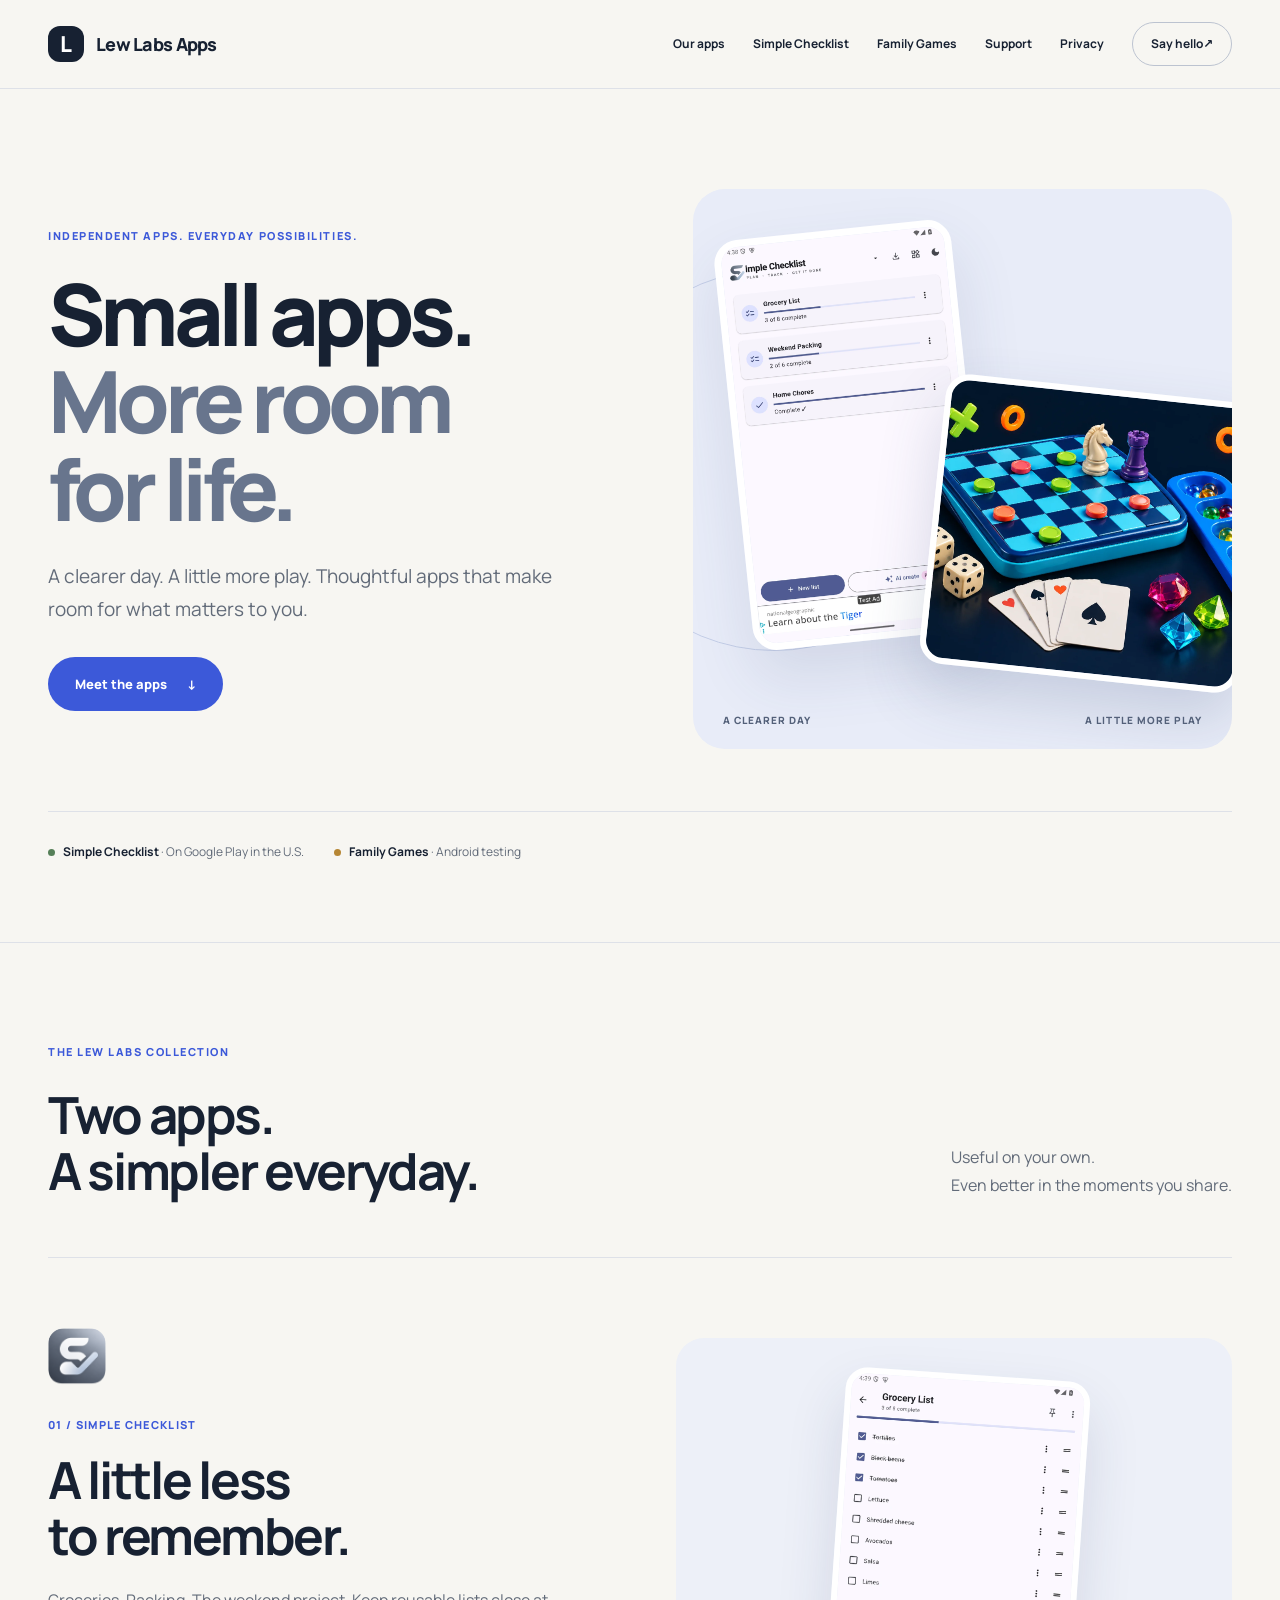
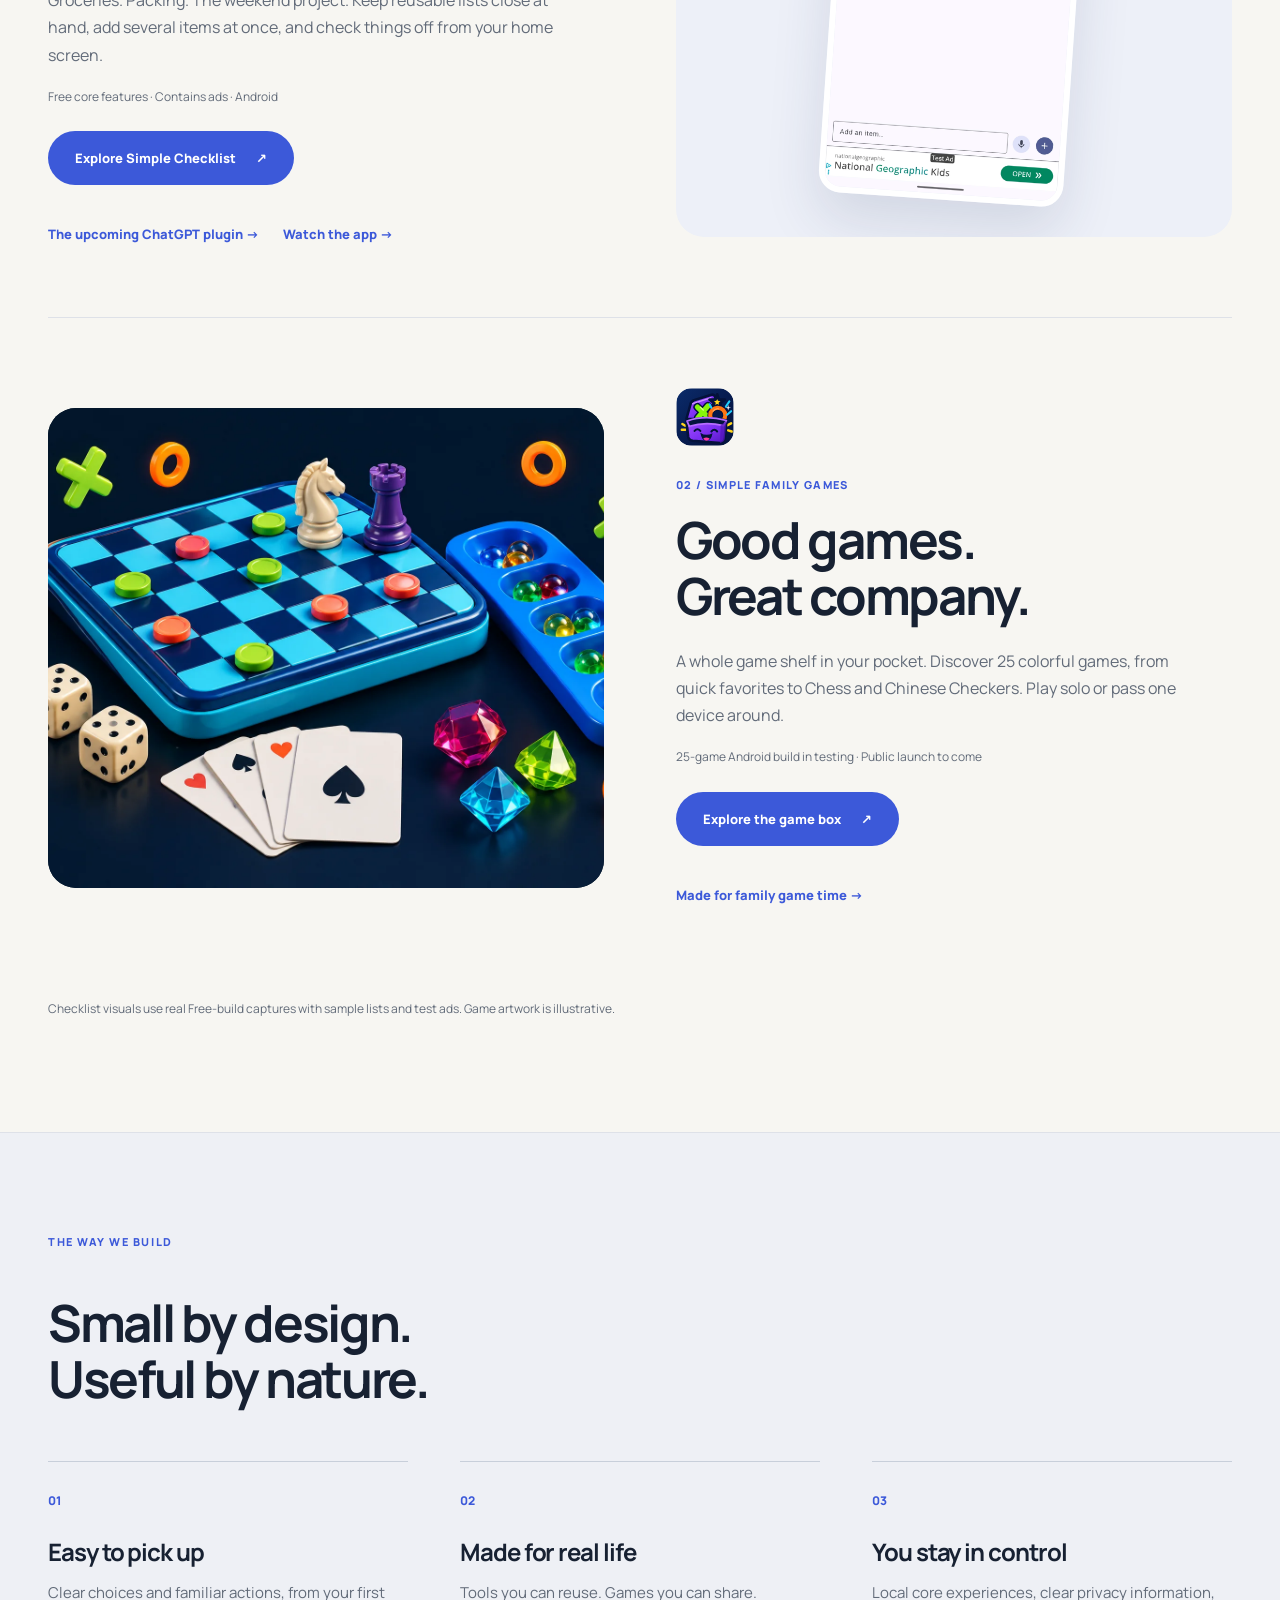
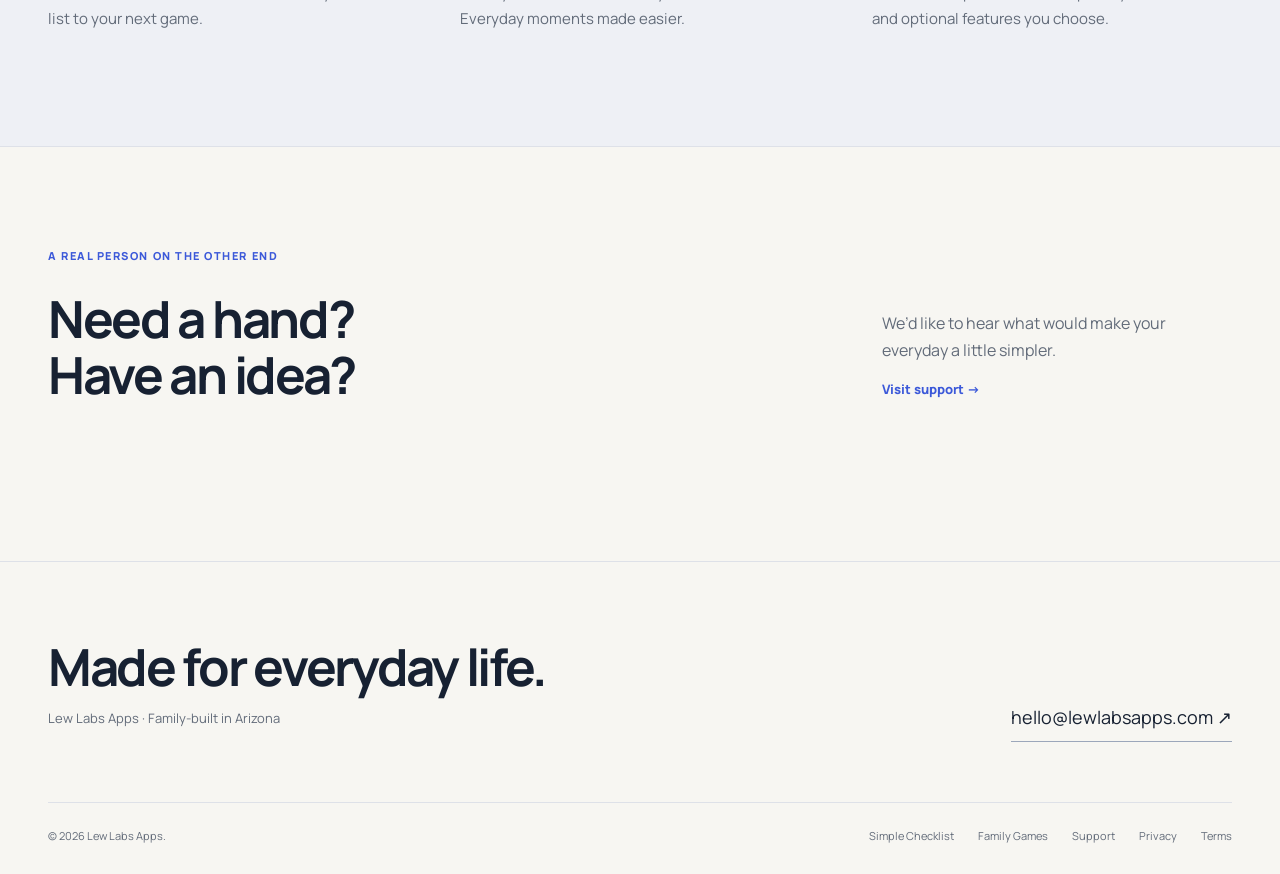
<file: index.html>
<!doctype html>
<html lang="en">
<head>
  <meta charset="utf-8">
  <meta name="viewport" content="width=device-width,initial-scale=1">
  <meta name="theme-color" content="#303a48">
  <title>Lew Labs Apps — Useful tools and family games</title>
  <meta name="description" content="Simple Checklist is available on Google Play in the U.S. Explore it and the upcoming Simple Family Games collection from Lew Labs Apps.">
  <meta property="og:type" content="website">
  <meta property="og:site_name" content="Lew Labs Apps">
  <meta property="og:title" content="Lew Labs Apps — Useful tools and family games">
  <meta property="og:description" content="Simple Checklist and Simple Family Games, built with care for everyday life and family time.">
  <meta property="og:url" content="https://lewlabsapps.com/">
  <link rel="canonical" href="https://lewlabsapps.com/">
  <link rel="icon" href="favicon.svg" type="image/svg+xml">
  <link rel="stylesheet" href="styles.css">
  <link rel="stylesheet" href="premium.css?v=20261117">
  <script src="site.js?v=20261117" defer></script>
</head>
<body>
  <a class="skip-link" href="#main">Skip to content</a>
  <header class="site-header"><div class="container premium-nav"><a class="brand" href="index.html"><span class="brand-mark" aria-hidden="true">L</span><span>Lew Labs Apps</span></a><button class="nav-toggle" type="button" data-nav-toggle aria-controls="main-nav" aria-expanded="false">Menu</button><nav class="premium-links" id="main-nav" data-main-nav aria-label="Main navigation"><a href="index.html#apps">Our apps</a><a href="simple-checklist.html">Simple Checklist</a><a href="https://simplefamilygames.com/">Family Games</a><a href="support.html">Support</a><a href="privacy.html">Privacy</a><a class="nav-contact" href="mailto:hello@lewlabsapps.com">Say hello <span aria-hidden="true">↗</span></a></nav></div></header>
  <main id="main">
<section class="studio-hero"><div class="container"><div class="studio-grid"><div><span class="eyeline">Independent apps. Everyday possibilities.</span><h1>Small apps.<br><span>More room<br>for life.</span></h1><p class="opening-copy">A clearer day. A little more play. Thoughtful apps that make room for what matters to you.</p><a class="btn btn-primary" href="#apps">Meet the apps <span aria-hidden="true">↓</span></a></div><div class="studio-visual"><img class="studio-phone" src="assets/premium/checklist-home.webp" alt="Real Simple Checklist dashboard with reusable grocery, packing, and chore lists" width="810" height="1440"><img class="studio-game-art" src="assets/premium/games-hero.webp" alt="Colorful illustrated board games, cards, dice, and jewels" width="1536" height="1024"><div class="visual-caption"><span>A clearer day</span><span>A little more play</span></div></div></div><div class="status-row"><span><i class="status-dot" aria-hidden="true"></i><strong>Simple Checklist</strong> · On Google Play in the U.S.</span><span><i class="status-dot testing" aria-hidden="true"></i><strong>Family Games</strong> · Android testing</span></div></div></section>
<section class="premium-section" id="apps"><div class="container"><div class="section-top"><div><span class="eyeline">The Lew Labs collection</span><h2>Two apps.<br>A simpler everyday.</h2></div><p>Useful on your own.<br>Even better in the moments you share.</p></div>
<article class="product-story"><div><img class="product-logo" src="simple-checklist-icon.png" alt="" width="58" height="58"><div class="product-id">01 / SIMPLE CHECKLIST</div><h3>A little less<br>to remember.</h3><p>Groceries. Packing. The weekend project. Keep reusable lists close at hand, add several items at once, and check things off from your home screen.</p><p class="small-note">Free core features · Contains ads · Android</p><div class="actions"><a class="btn btn-primary" href="simple-checklist.html">Explore Simple Checklist <span aria-hidden="true">↗</span></a></div><div class="product-links"><a class="text-link" href="simple-checklist.html#chatgpt">The upcoming ChatGPT plugin →</a><a class="text-link" href="simple-checklist.html#videos">Watch the app →</a></div></div><div class="product-art"><img class="phone-capture" src="assets/premium/checklist-grocery.webp" alt="Real grocery checklist showing checked items and progress" width="810" height="1440" loading="lazy"></div></article>
<article class="product-story"><div class="product-art games"><img src="assets/premium/games-hero.webp" alt="Illustrated collection of glossy game pieces in the Family Games colors" width="1536" height="1024" loading="lazy"></div><div><img class="product-logo" src="simple-family-games-icon.svg" alt="" width="58" height="58"><div class="product-id">02 / SIMPLE FAMILY GAMES</div><h3>Good games.<br>Great company.</h3><p>A whole game shelf in your pocket. Discover 25 colorful games, from quick favorites to Chess and Chinese Checkers. Play solo or pass one device around.</p><p class="small-note">25-game Android build in testing · Public launch to come</p><div class="actions"><a class="btn btn-primary" href="https://simplefamilygames.com/">Explore the game box <span aria-hidden="true">↗</span></a></div><a class="text-link" href="https://simplefamilygames.com/#family-first">Made for family game time →</a></div></article>
<p class="fine-print">Checklist visuals use real Free-build captures with sample lists and test ads. Game artwork is illustrative.</p></div></section>
<section class="premium-section principles"><div class="container"><span class="eyeline">The way we build</span><h2>Small by design.<br>Useful by nature.</h2><div class="principle-grid"><article><span>01</span><h3>Easy to pick up</h3><p>Clear choices and familiar actions, from your first list to your next game.</p></article><article><span>02</span><h3>Made for real life</h3><p>Tools you can reuse. Games you can share. Everyday moments made easier.</p></article><article><span>03</span><h3>You stay in control</h3><p>Local core experiences, clear privacy information, and optional features you choose.</p></article></div></div></section>
<section class="premium-section"><div class="container section-top"><div><span class="eyeline">A real person on the other end</span><h2>Need a hand?<br>Have an idea?</h2></div><div><p>We’d like to hear what would make your everyday a little simpler.</p><a class="text-link" href="support.html">Visit support →</a></div></div></section></main>
  <footer class="premium-footer"><div class="container"><div class="footer-lead"><div><h2>Made for everyday life.</h2><p>Lew Labs Apps · Family-built in Arizona</p></div><a href="mailto:hello@lewlabsapps.com">hello@lewlabsapps.com ↗</a></div><div class="footer-base"><span>© 2026 Lew Labs Apps.</span><nav aria-label="Footer navigation"><a href="simple-checklist.html">Simple Checklist</a><a href="https://simplefamilygames.com/">Family Games</a><a href="support.html">Support</a><a href="privacy.html">Privacy</a><a href="terms.html">Terms</a></nav></div></div></footer>
</body>
</html>
</file>
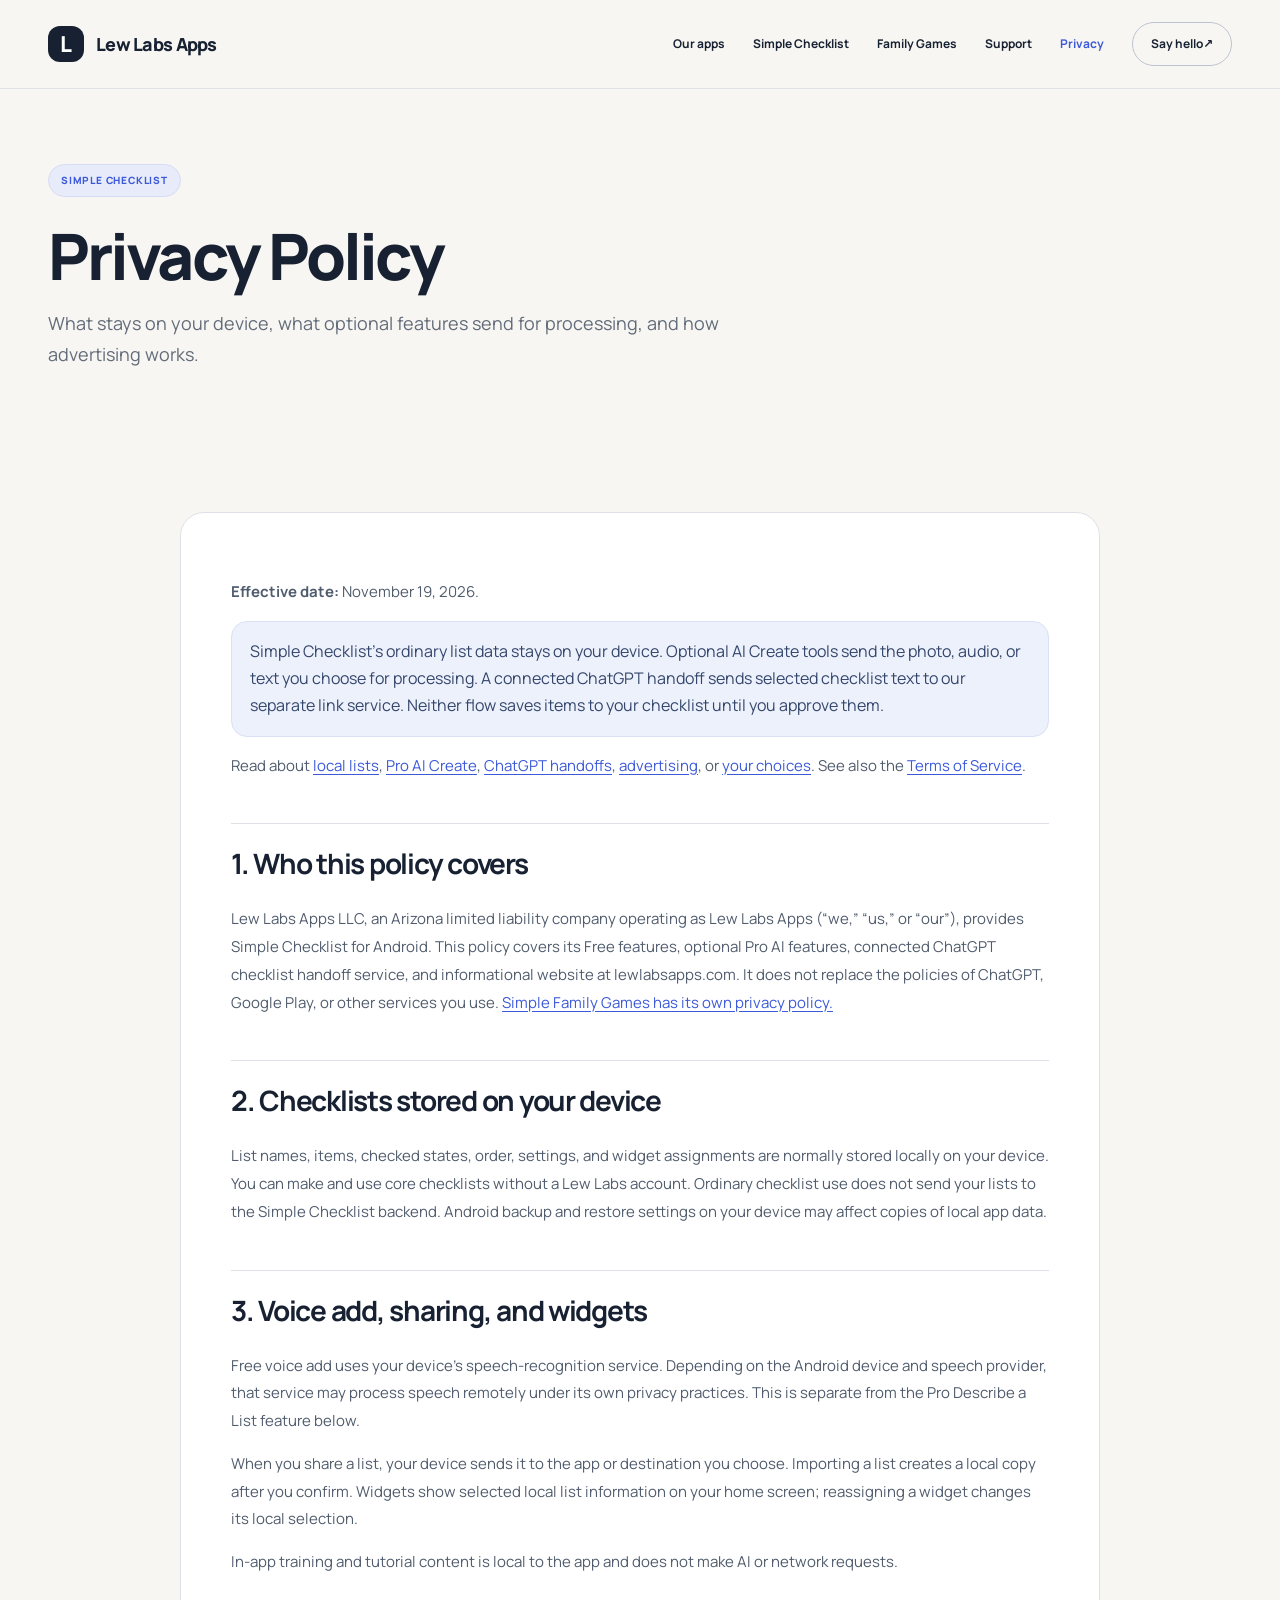
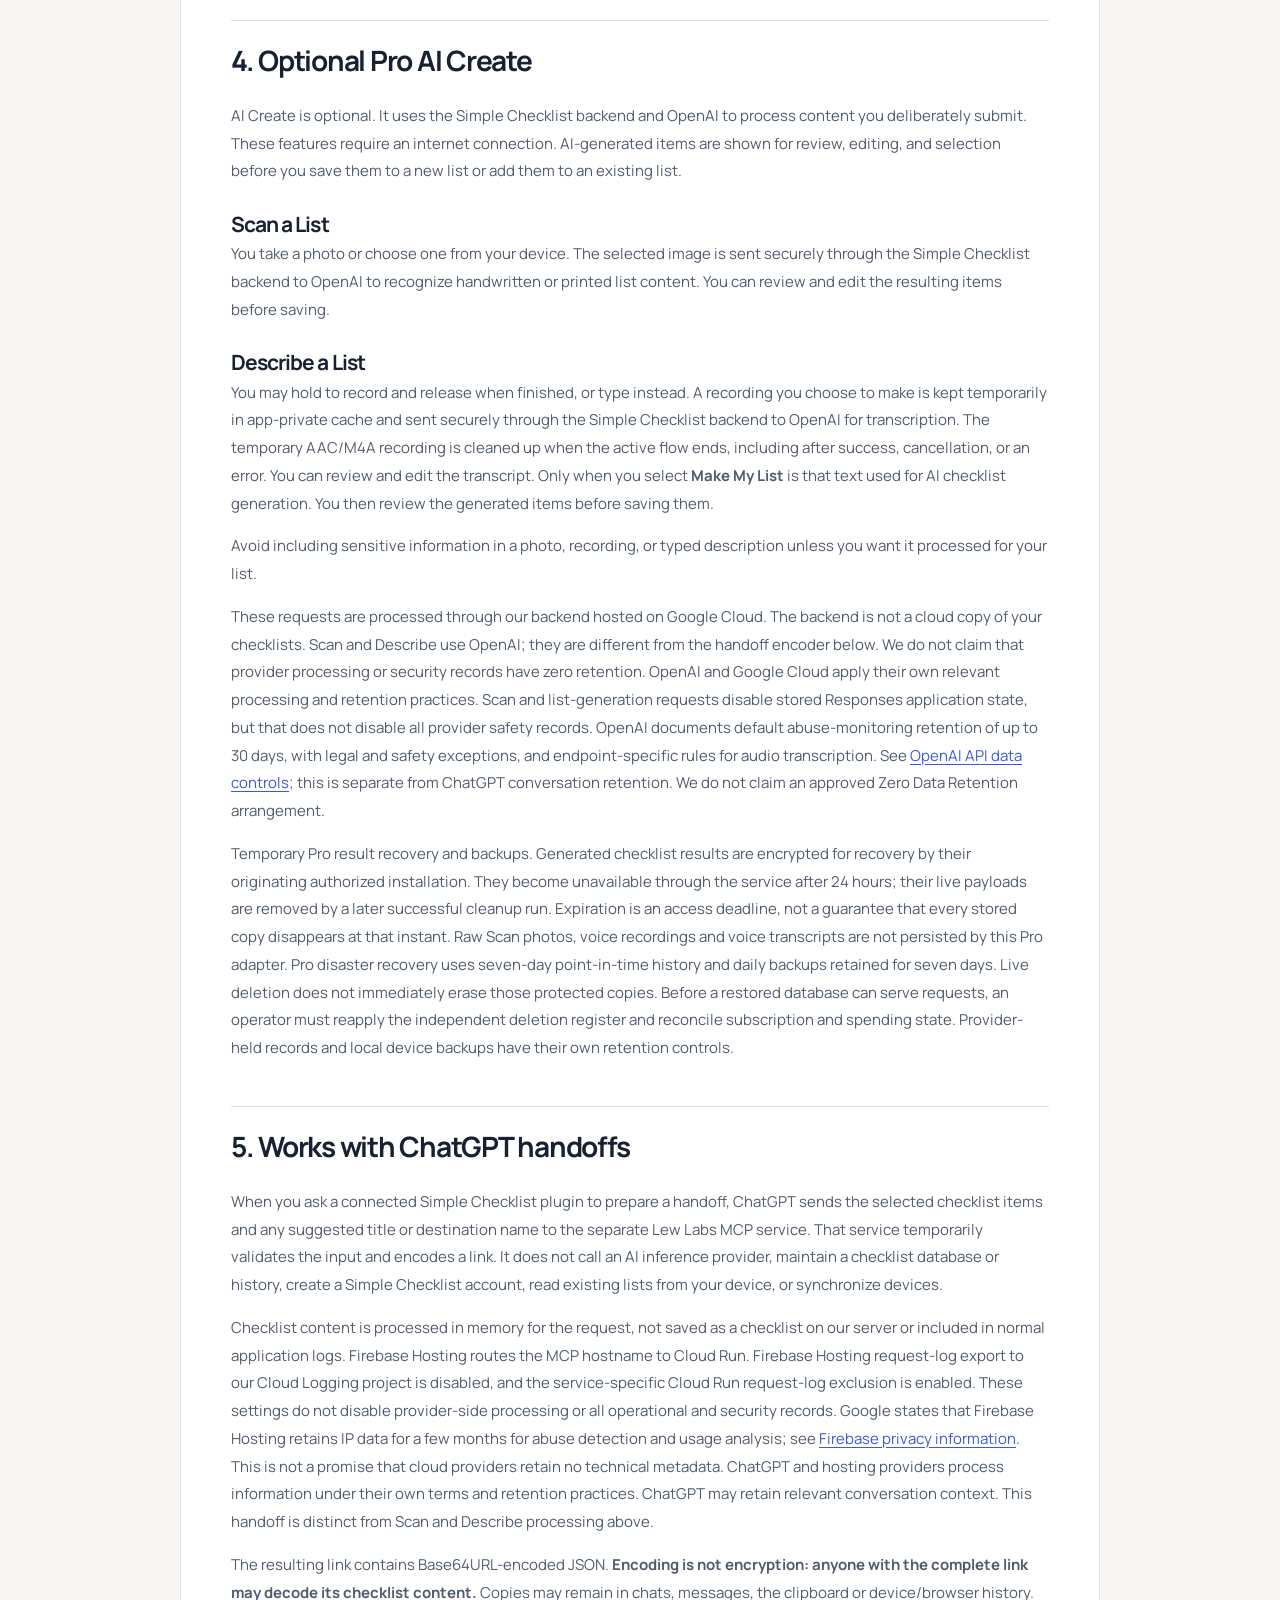
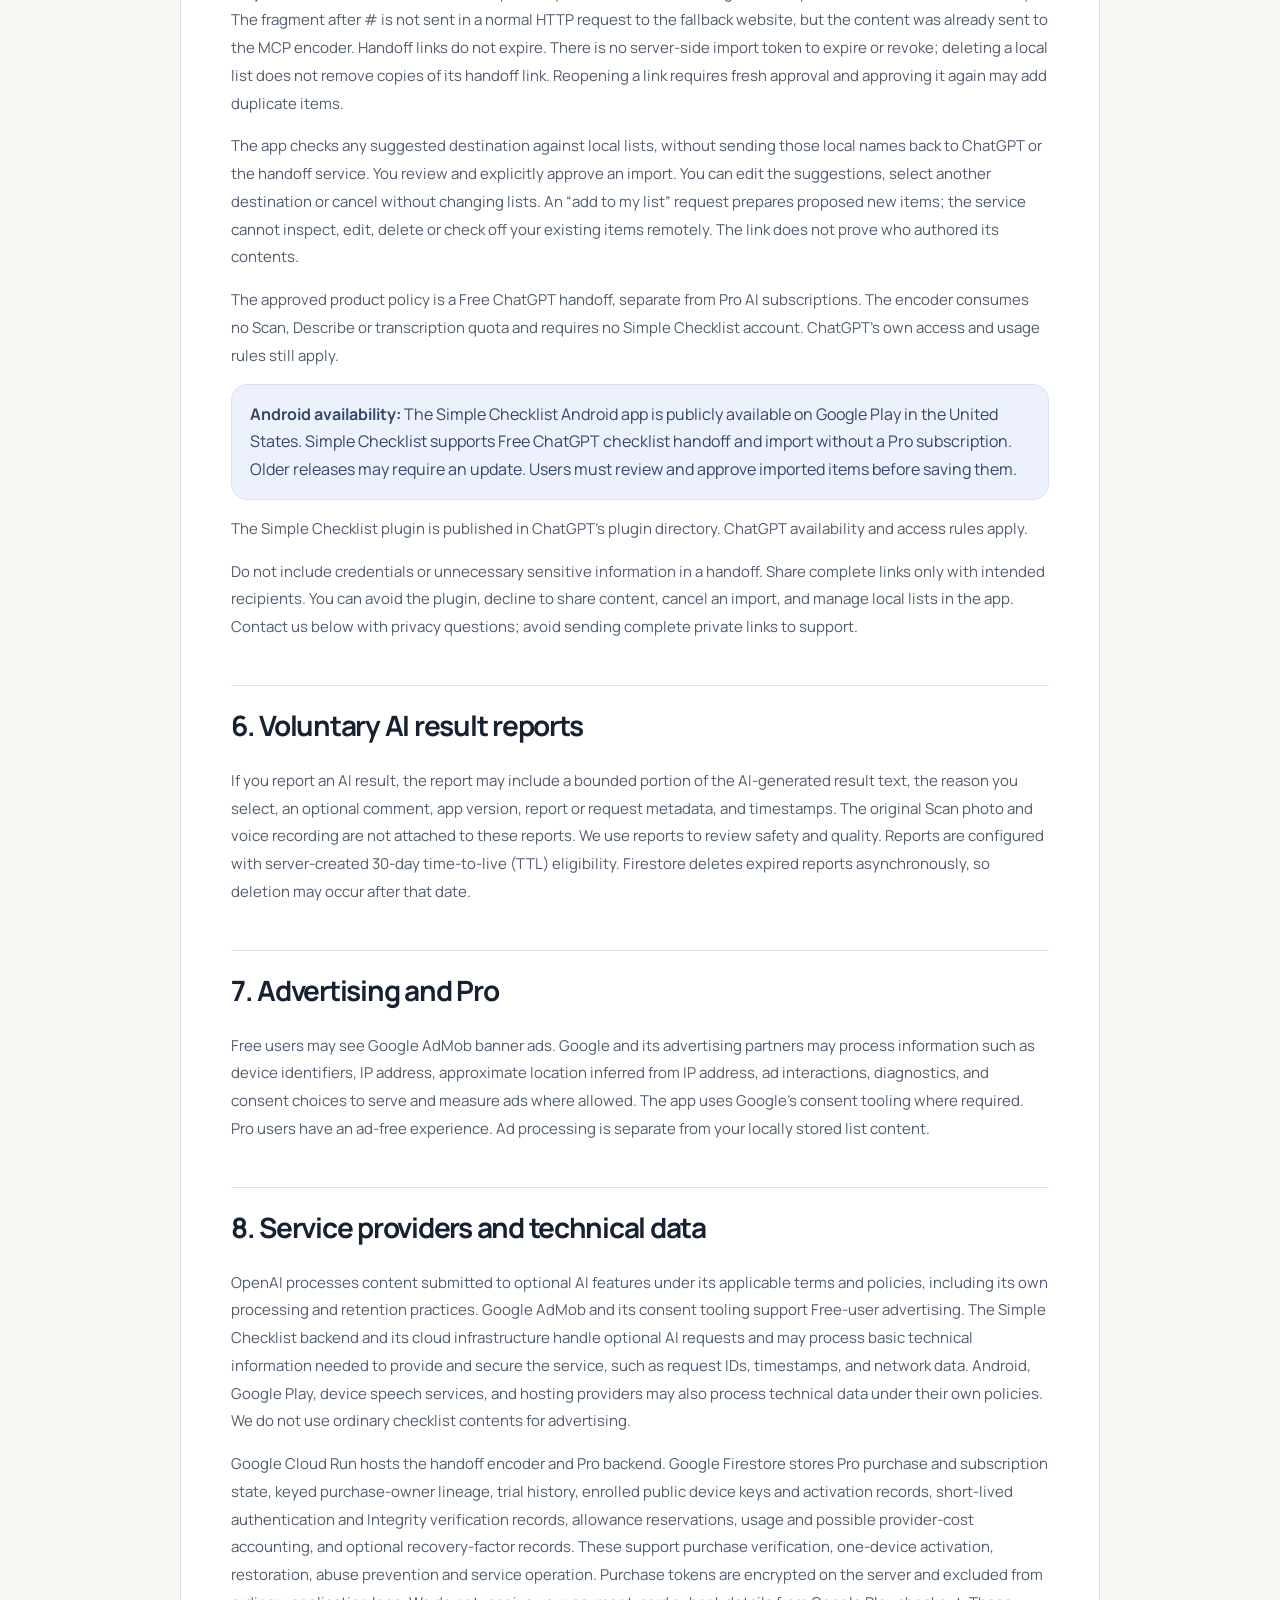
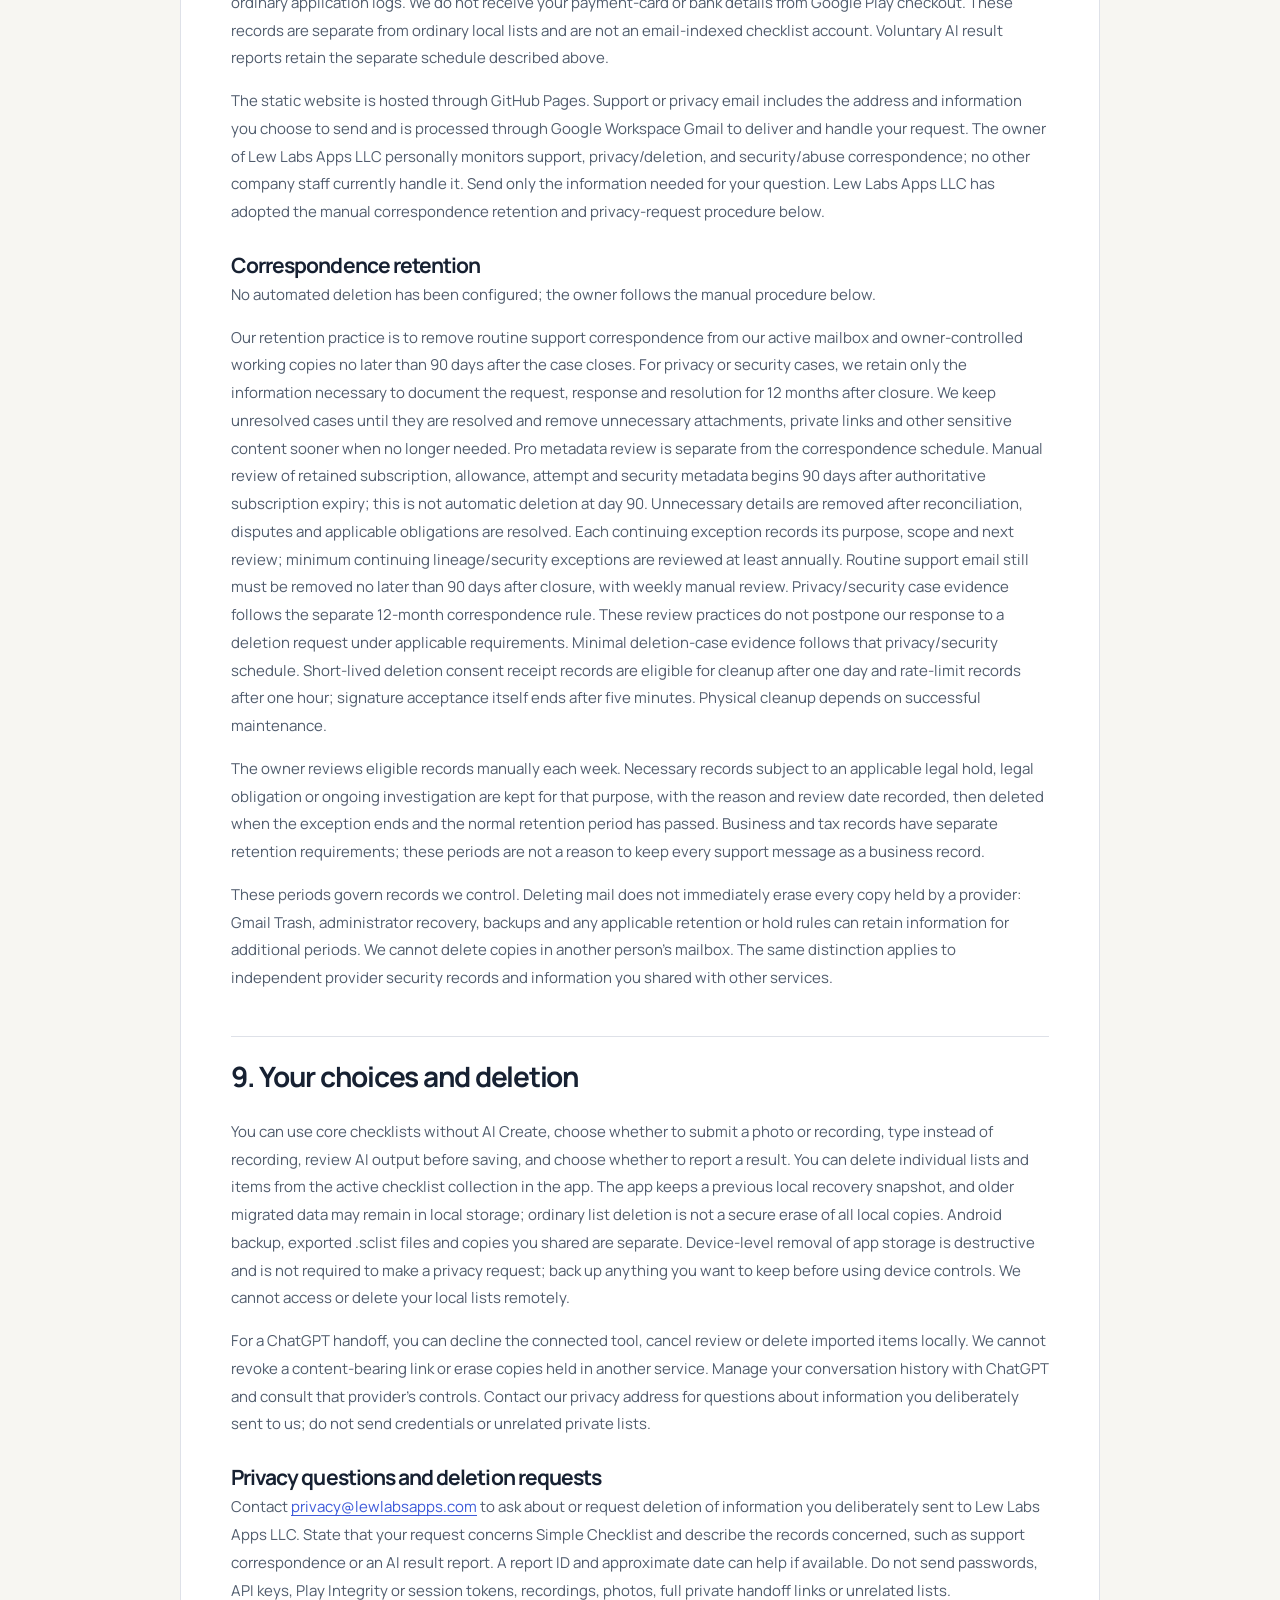
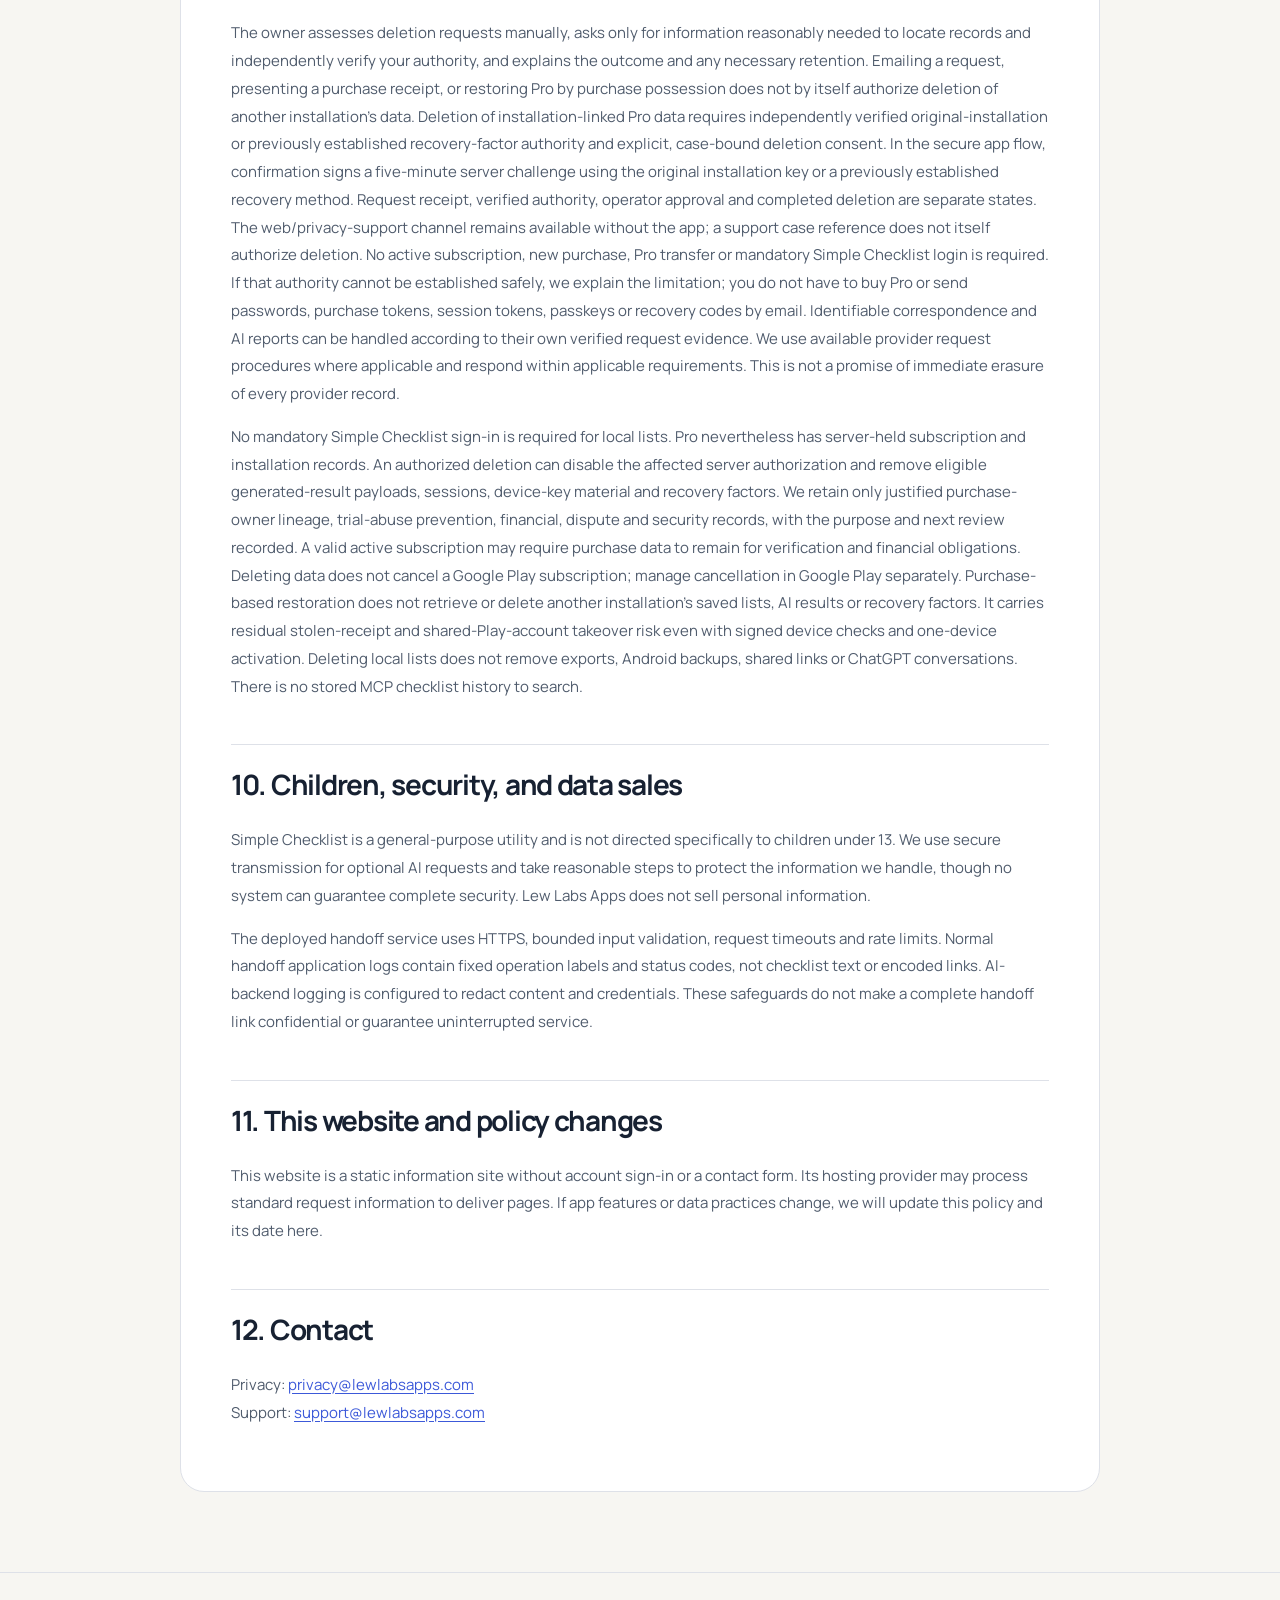
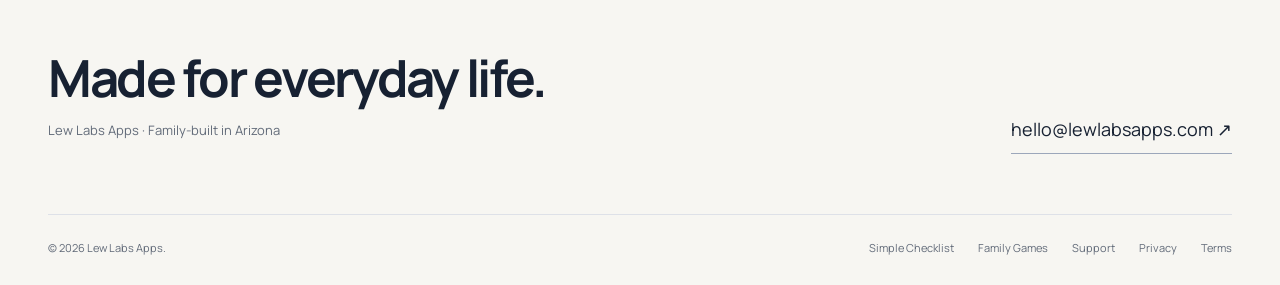
<file: privacy.html>
<!doctype html>
<html lang="en">
<head>
  <meta charset="utf-8"><meta name="viewport" content="width=device-width,initial-scale=1">
  <meta name="theme-color" content="#303a48">
  <title>Simple Checklist Privacy Policy — Lew Labs Apps</title>
  <meta name="description" content="How Simple Checklist handles local lists, ChatGPT handoffs, optional AI Create, advertising, and voluntary reports.">
  <meta property="og:type" content="article"><meta property="og:site_name" content="Lew Labs Apps">
  <meta property="og:title" content="Simple Checklist Privacy Policy">
  <meta property="og:description" content="Local checklist storage, optional ChatGPT and AI processing, your choices, ads, and reports.">
  <meta property="og:url" content="https://lewlabsapps.com/privacy.html">
  <link rel="canonical" href="https://lewlabsapps.com/privacy.html">
  <link rel="icon" href="favicon.svg" type="image/svg+xml"><link rel="stylesheet" href="styles.css">
  <link rel="stylesheet" href="premium.css?v=20261117">
  <script src="site.js?v=20261117" defer></script>
</head>
<body class="checklist-policy-page">
  <a class="skip-link" href="#main">Skip to policy</a>
  <header class="site-header"><div class="container premium-nav"><a class="brand" href="index.html"><span class="brand-mark" aria-hidden="true">L</span><span>Lew Labs Apps</span></a><button class="nav-toggle" type="button" data-nav-toggle aria-controls="main-nav" aria-expanded="false">Menu</button><nav class="premium-links" id="main-nav" data-main-nav aria-label="Main navigation"><a href="index.html#apps">Our apps</a><a href="simple-checklist.html">Simple Checklist</a><a href="https://simplefamilygames.com/">Family Games</a><a href="support.html">Support</a><a href="privacy.html" aria-current="page">Privacy</a><a class="nav-contact" href="mailto:hello@lewlabsapps.com">Say hello <span aria-hidden="true">↗</span></a></nav></div></header>
  <main id="main">
    <section class="page-hero"><div class="container"><span class="badge">Simple Checklist</span><h1>Privacy Policy</h1><p>What stays on your device, what optional features send for processing, and how advertising works.</p></div></section>
    <section class="section compact-section"><div class="container prose policy">
      <p><strong>Effective date:</strong> November 19, 2026.</p>
      <div class="notice">Simple Checklist's ordinary list data stays on your device. Optional AI Create tools send the photo, audio, or text you choose for processing. A connected ChatGPT handoff sends selected checklist text to our separate link service. Neither flow saves items to your checklist until you approve them.</div>
      <p>Read about <a href="#local-data">local lists</a>, <a href="#ai-create">Pro AI Create</a>, <a href="#chatgpt">ChatGPT handoffs</a>, <a href="#advertising">advertising</a>, or <a href="#choices">your choices</a>. See also the <a href="terms.html">Terms of Service</a>.</p>

      <h2>1. Who this policy covers</h2>
      <p>Lew Labs Apps LLC, an Arizona limited liability company operating as Lew Labs Apps (“we,” “us,” or “our”), provides Simple Checklist for Android. This policy covers its Free features, optional Pro AI features, connected ChatGPT checklist handoff service, and informational website at lewlabsapps.com. It does not replace the policies of ChatGPT, Google Play, or other services you use. <a href="https://simplefamilygames.com/privacy.html">Simple Family Games has its own privacy policy.</a></p>

      <h2 id="local-data">2. Checklists stored on your device</h2>
      <p>List names, items, checked states, order, settings, and widget assignments are normally stored locally on your device. You can make and use core checklists without a Lew Labs account. Ordinary checklist use does not send your lists to the Simple Checklist backend. Android backup and restore settings on your device may affect copies of local app data.</p>

      <h2>3. Voice add, sharing, and widgets</h2>
      <p>Free voice add uses your device's speech-recognition service. Depending on the Android device and speech provider, that service may process speech remotely under its own privacy practices. This is separate from the Pro Describe a List feature below.</p>
      <p>When you share a list, your device sends it to the app or destination you choose. Importing a list creates a local copy after you confirm. Widgets show selected local list information on your home screen; reassigning a widget changes its local selection.</p>
      <p>In-app training and tutorial content is local to the app and does not make AI or network requests.</p>

      <h2 id="ai-create">4. Optional Pro AI Create</h2>
      <p>AI Create is optional. It uses the Simple Checklist backend and OpenAI to process content you deliberately submit. These features require an internet connection. AI-generated items are shown for review, editing, and selection before you save them to a new list or add them to an existing list.</p>
      <h3>Scan a List</h3>
      <p>You take a photo or choose one from your device. The selected image is sent securely through the Simple Checklist backend to OpenAI to recognize handwritten or printed list content. You can review and edit the resulting items before saving.</p>
      <h3>Describe a List</h3>
      <p>You may hold to record and release when finished, or type instead. A recording you choose to make is kept temporarily in app-private cache and sent securely through the Simple Checklist backend to OpenAI for transcription. The temporary AAC/M4A recording is cleaned up when the active flow ends, including after success, cancellation, or an error. You can review and edit the transcript. Only when you select <strong>Make My List</strong> is that text used for AI checklist generation. You then review the generated items before saving them.</p>
      <p>Avoid including sensitive information in a photo, recording, or typed description unless you want it processed for your list.</p>
      <p>These requests are processed through our backend hosted on Google Cloud. The backend is not a cloud copy of your checklists. Scan and Describe use OpenAI; they are different from the handoff encoder below. We do not claim that provider processing or security records have zero retention. OpenAI and Google Cloud apply their own relevant processing and retention practices. Scan and list-generation requests disable stored Responses application state, but that does not disable all provider safety records. OpenAI documents default abuse-monitoring retention of up to 30 days, with legal and safety exceptions, and endpoint-specific rules for audio transcription. See <a href="https://developers.openai.com/api/docs/guides/your-data">OpenAI API data controls</a>; this is separate from ChatGPT conversation retention. We do not claim an approved Zero Data Retention arrangement.</p>

      <p>Temporary Pro result recovery and backups. Generated checklist results are encrypted for recovery by their originating authorized installation. They become unavailable through the service after 24 hours; their live payloads are removed by a later successful cleanup run. Expiration is an access deadline, not a guarantee that every stored copy disappears at that instant. Raw Scan photos, voice recordings and voice transcripts are not persisted by this Pro adapter. Pro disaster recovery uses seven-day point-in-time history and daily backups retained for seven days. Live deletion does not immediately erase those protected copies. Before a restored database can serve requests, an operator must reapply the independent deletion register and reconcile subscription and spending state. Provider-held records and local device backups have their own retention controls.</p>

      <h2 id="chatgpt">5. Works with ChatGPT handoffs</h2>
      <p>When you ask a connected Simple Checklist plugin to prepare a handoff, ChatGPT sends the selected checklist items and any suggested title or destination name to the separate Lew Labs MCP service. That service temporarily validates the input and encodes a link. It does not call an AI inference provider, maintain a checklist database or history, create a Simple Checklist account, read existing lists from your device, or synchronize devices.</p>
      <p>Checklist content is processed in memory for the request, not saved as a checklist on our server or included in normal application logs. Firebase Hosting routes the MCP hostname to Cloud Run. Firebase Hosting request-log export to our Cloud Logging project is disabled, and the service-specific Cloud Run request-log exclusion is enabled. These settings do not disable provider-side processing or all operational and security records. Google states that Firebase Hosting retains IP data for a few months for abuse detection and usage analysis; see <a href="https://firebase.google.com/support/privacy">Firebase privacy information</a>. This is not a promise that cloud providers retain no technical metadata. ChatGPT and hosting providers process information under their own terms and retention practices. ChatGPT may retain relevant conversation context. This handoff is distinct from Scan and Describe processing above.</p>
      <p>The resulting link contains Base64URL-encoded JSON. <strong>Encoding is not encryption: anyone with the complete link may decode its checklist content.</strong> Copies may remain in chats, messages, the clipboard or device/browser history. The fragment after # is not sent in a normal HTTP request to the fallback website, but the content was already sent to the MCP encoder. Handoff links do not expire. There is no server-side import token to expire or revoke; deleting a local list does not remove copies of its handoff link. Reopening a link requires fresh approval and approving it again may add duplicate items.</p>
      <p>The app checks any suggested destination against local lists, without sending those local names back to ChatGPT or the handoff service. You review and explicitly approve an import. You can edit the suggestions, select another destination or cancel without changing lists. An “add to my list” request prepares proposed new items; the service cannot inspect, edit, delete or check off your existing items remotely. The link does not prove who authored its contents.</p>
      <p>The approved product policy is a Free ChatGPT handoff, separate from Pro AI subscriptions. The encoder consumes no Scan, Describe or transcription quota and requires no Simple Checklist account. ChatGPT's own access and usage rules still apply.</p>
      <div class="notice"><strong>Android availability:</strong> The Simple Checklist Android app is publicly available on Google Play in the United States. Simple Checklist supports Free ChatGPT checklist handoff and import without a Pro subscription. Older releases may require an update. Users must review and approve imported items before saving them.</div>
      <p>The Simple Checklist plugin is published in ChatGPT's plugin directory. ChatGPT availability and access rules apply.</p>
      <p>Do not include credentials or unnecessary sensitive information in a handoff. Share complete links only with intended recipients. You can avoid the plugin, decline to share content, cancel an import, and manage local lists in the app. Contact us below with privacy questions; avoid sending complete private links to support.</p>

      <h2>6. Voluntary AI result reports</h2>
      <p>If you report an AI result, the report may include a bounded portion of the AI-generated result text, the reason you select, an optional comment, app version, report or request metadata, and timestamps. The original Scan photo and voice recording are not attached to these reports. We use reports to review safety and quality. Reports are configured with server-created 30-day time-to-live (TTL) eligibility. Firestore deletes expired reports asynchronously, so deletion may occur after that date.</p>

      <h2 id="advertising">7. Advertising and Pro</h2>
      <p>Free users may see Google AdMob banner ads. Google and its advertising partners may process information such as device identifiers, IP address, approximate location inferred from IP address, ad interactions, diagnostics, and consent choices to serve and measure ads where allowed. The app uses Google's consent tooling where required. Pro users have an ad-free experience. Ad processing is separate from your locally stored list content.</p>

      <h2>8. Service providers and technical data</h2>
      <p>OpenAI processes content submitted to optional AI features under its applicable terms and policies, including its own processing and retention practices. Google AdMob and its consent tooling support Free-user advertising. The Simple Checklist backend and its cloud infrastructure handle optional AI requests and may process basic technical information needed to provide and secure the service, such as request IDs, timestamps, and network data. Android, Google Play, device speech services, and hosting providers may also process technical data under their own policies. We do not use ordinary checklist contents for advertising.</p>
      <p>Google Cloud Run hosts the handoff encoder and Pro backend. Google Firestore stores Pro purchase and subscription state, keyed purchase-owner lineage, trial history, enrolled public device keys and activation records, short-lived authentication and Integrity verification records, allowance reservations, usage and possible provider-cost accounting, and optional recovery-factor records. These support purchase verification, one-device activation, restoration, abuse prevention and service operation. Purchase tokens are encrypted on the server and excluded from ordinary application logs. We do not receive your payment-card or bank details from Google Play checkout. These records are separate from ordinary local lists and are not an email-indexed checklist account. Voluntary AI result reports retain the separate schedule described above.</p>
      <p>The static website is hosted through GitHub Pages. Support or privacy email includes the address and information you choose to send and is processed through Google Workspace Gmail to deliver and handle your request. The owner of Lew Labs Apps LLC personally monitors support, privacy/deletion, and security/abuse correspondence; no other company staff currently handle it. Send only the information needed for your question. Lew Labs Apps LLC has adopted the manual correspondence retention and privacy-request procedure below.</p>

      <h3 id="correspondence-retention">Correspondence retention</h3>
      <p>No automated deletion has been configured; the owner follows the manual procedure below.</p>
      <p>Our retention practice is to remove routine support correspondence from our active mailbox and owner-controlled working copies no later than 90 days after the case closes. For privacy or security cases, we retain only the information necessary to document the request, response and resolution for 12 months after closure. We keep unresolved cases until they are resolved and remove unnecessary attachments, private links and other sensitive content sooner when no longer needed. Pro metadata review is separate from the correspondence schedule. Manual review of retained subscription, allowance, attempt and security metadata begins 90 days after authoritative subscription expiry; this is not automatic deletion at day 90. Unnecessary details are removed after reconciliation, disputes and applicable obligations are resolved. Each continuing exception records its purpose, scope and next review; minimum continuing lineage/security exceptions are reviewed at least annually. Routine support email still must be removed no later than 90 days after closure, with weekly manual review. Privacy/security case evidence follows the separate 12-month correspondence rule. These review practices do not postpone our response to a deletion request under applicable requirements. Minimal deletion-case evidence follows that privacy/security schedule. Short-lived deletion consent receipt records are eligible for cleanup after one day and rate-limit records after one hour; signature acceptance itself ends after five minutes. Physical cleanup depends on successful maintenance.</p>
      <p>The owner reviews eligible records manually each week. Necessary records subject to an applicable legal hold, legal obligation or ongoing investigation are kept for that purpose, with the reason and review date recorded, then deleted when the exception ends and the normal retention period has passed. Business and tax records have separate retention requirements; these periods are not a reason to keep every support message as a business record.</p>
      <p>These periods govern records we control. Deleting mail does not immediately erase every copy held by a provider: Gmail Trash, administrator recovery, backups and any applicable retention or hold rules can retain information for additional periods. We cannot delete copies in another person's mailbox. The same distinction applies to independent provider security records and information you shared with other services.</p>

      <h2 id="choices">9. Your choices and deletion</h2>
      <p>You can use core checklists without AI Create, choose whether to submit a photo or recording, type instead of recording, review AI output before saving, and choose whether to report a result. You can delete individual lists and items from the active checklist collection in the app. The app keeps a previous local recovery snapshot, and older migrated data may remain in local storage; ordinary list deletion is not a secure erase of all local copies. Android backup, exported .sclist files and copies you shared are separate. Device-level removal of app storage is destructive and is not required to make a privacy request; back up anything you want to keep before using device controls. We cannot access or delete your local lists remotely.</p>
      <p>For a ChatGPT handoff, you can decline the connected tool, cancel review or delete imported items locally. We cannot revoke a content-bearing link or erase copies held in another service. Manage your conversation history with ChatGPT and consult that provider's controls. Contact our privacy address for questions about information you deliberately sent to us; do not send credentials or unrelated private lists.</p>

      <h3 id="privacy-requests">Privacy questions and deletion requests</h3>
      <p>Contact <a href="mailto:privacy@lewlabsapps.com">privacy@lewlabsapps.com</a> to ask about or request deletion of information you deliberately sent to Lew Labs Apps LLC. State that your request concerns Simple Checklist and describe the records concerned, such as support correspondence or an AI result report. A report ID and approximate date can help if available. Do not send passwords, API keys, Play Integrity or session tokens, recordings, photos, full private handoff links or unrelated lists.</p>
      <p>The owner assesses deletion requests manually, asks only for information reasonably needed to locate records and independently verify your authority, and explains the outcome and any necessary retention. Emailing a request, presenting a purchase receipt, or restoring Pro by purchase possession does not by itself authorize deletion of another installation's data. Deletion of installation-linked Pro data requires independently verified original-installation or previously established recovery-factor authority and explicit, case-bound deletion consent. In the secure app flow, confirmation signs a five-minute server challenge using the original installation key or a previously established recovery method. Request receipt, verified authority, operator approval and completed deletion are separate states. The web/privacy-support channel remains available without the app; a support case reference does not itself authorize deletion. No active subscription, new purchase, Pro transfer or mandatory Simple Checklist login is required. If that authority cannot be established safely, we explain the limitation; you do not have to buy Pro or send passwords, purchase tokens, session tokens, passkeys or recovery codes by email. Identifiable correspondence and AI reports can be handled according to their own verified request evidence. We use available provider request procedures where applicable and respond within applicable requirements. This is not a promise of immediate erasure of every provider record.</p>
      <p>No mandatory Simple Checklist sign-in is required for local lists. Pro nevertheless has server-held subscription and installation records. An authorized deletion can disable the affected server authorization and remove eligible generated-result payloads, sessions, device-key material and recovery factors. We retain only justified purchase-owner lineage, trial-abuse prevention, financial, dispute and security records, with the purpose and next review recorded. A valid active subscription may require purchase data to remain for verification and financial obligations. Deleting data does not cancel a Google Play subscription; manage cancellation in Google Play separately. Purchase-based restoration does not retrieve or delete another installation's saved lists, AI results or recovery factors. It carries residual stolen-receipt and shared-Play-account takeover risk even with signed device checks and one-device activation. Deleting local lists does not remove exports, Android backups, shared links or ChatGPT conversations. There is no stored MCP checklist history to search.</p>

      <h2>10. Children, security, and data sales</h2>
      <p>Simple Checklist is a general-purpose utility and is not directed specifically to children under 13. We use secure transmission for optional AI requests and take reasonable steps to protect the information we handle, though no system can guarantee complete security. Lew Labs Apps does not sell personal information.</p>
      <p>The deployed handoff service uses HTTPS, bounded input validation, request timeouts and rate limits. Normal handoff application logs contain fixed operation labels and status codes, not checklist text or encoded links. AI-backend logging is configured to redact content and credentials. These safeguards do not make a complete handoff link confidential or guarantee uninterrupted service.</p>

      <h2>11. This website and policy changes</h2>
      <p>This website is a static information site without account sign-in or a contact form. Its hosting provider may process standard request information to deliver pages. If app features or data practices change, we will update this policy and its date here.</p>

      <h2>12. Contact</h2>
      <p>Privacy: <a href="mailto:privacy@lewlabsapps.com">privacy@lewlabsapps.com</a><br>Support: <a href="mailto:support@lewlabsapps.com">support@lewlabsapps.com</a></p>
    </div></section>
  </main>
  <footer class="premium-footer"><div class="container"><div class="footer-lead"><div><h2>Made for everyday life.</h2><p>Lew Labs Apps · Family-built in Arizona</p></div><a href="mailto:hello@lewlabsapps.com">hello@lewlabsapps.com ↗</a></div><div class="footer-base"><span>© 2026 Lew Labs Apps.</span><nav aria-label="Footer navigation"><a href="simple-checklist.html">Simple Checklist</a><a href="https://simplefamilygames.com/">Family Games</a><a href="support.html">Support</a><a href="privacy.html">Privacy</a><a href="terms.html">Terms</a></nav></div></div></footer>
</body>
</html>
</file>
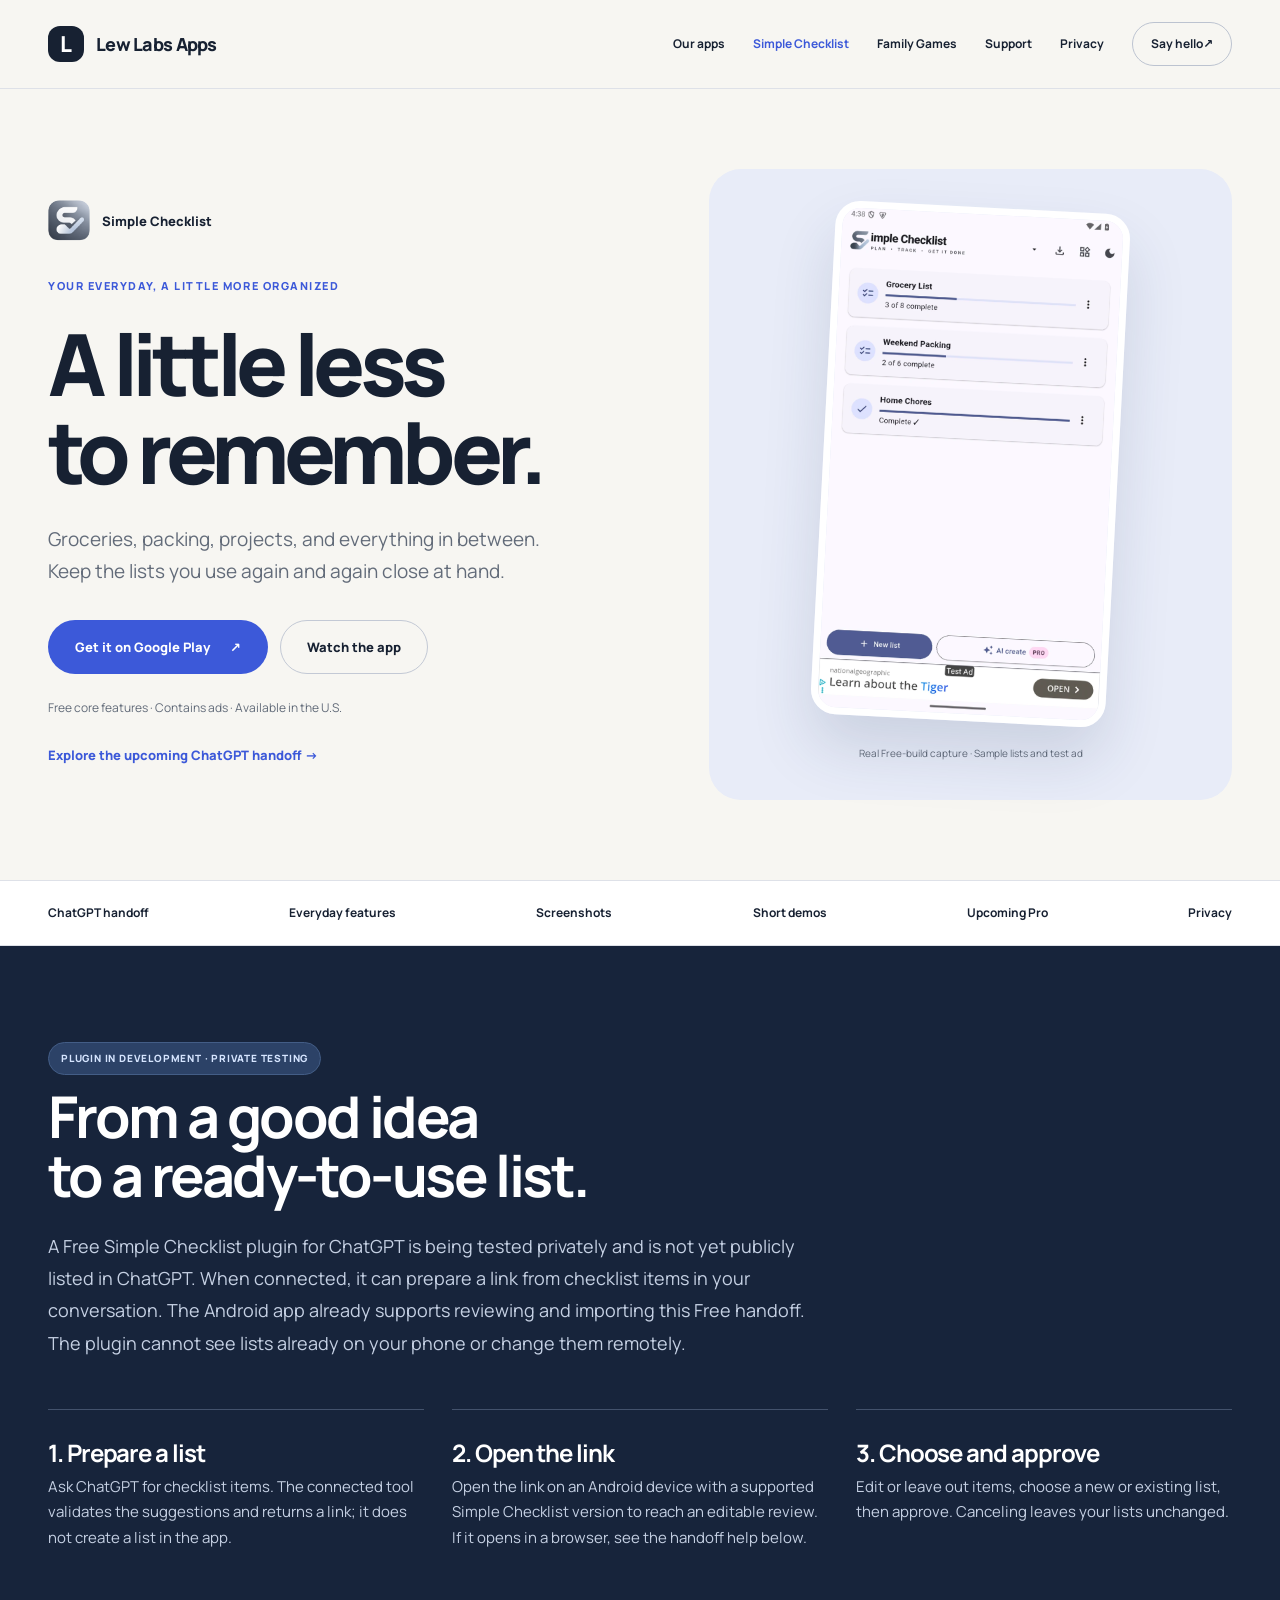
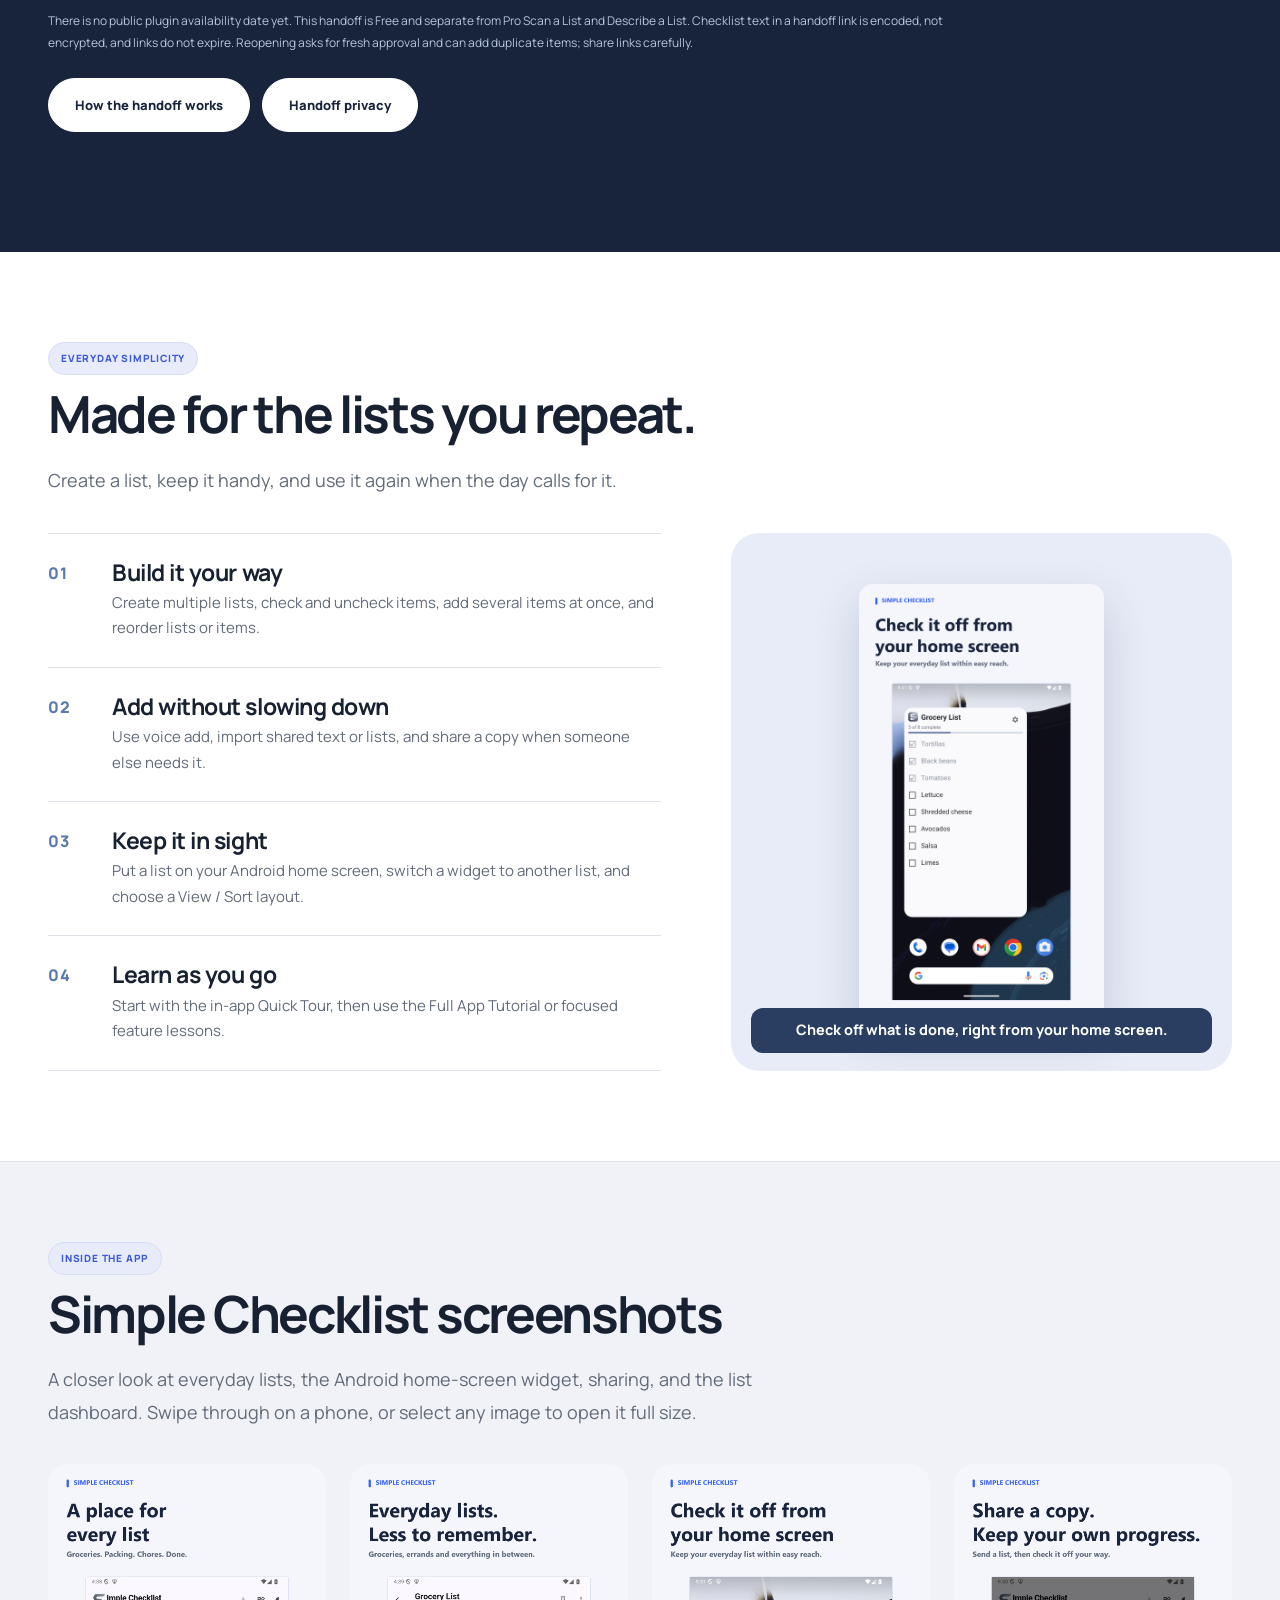
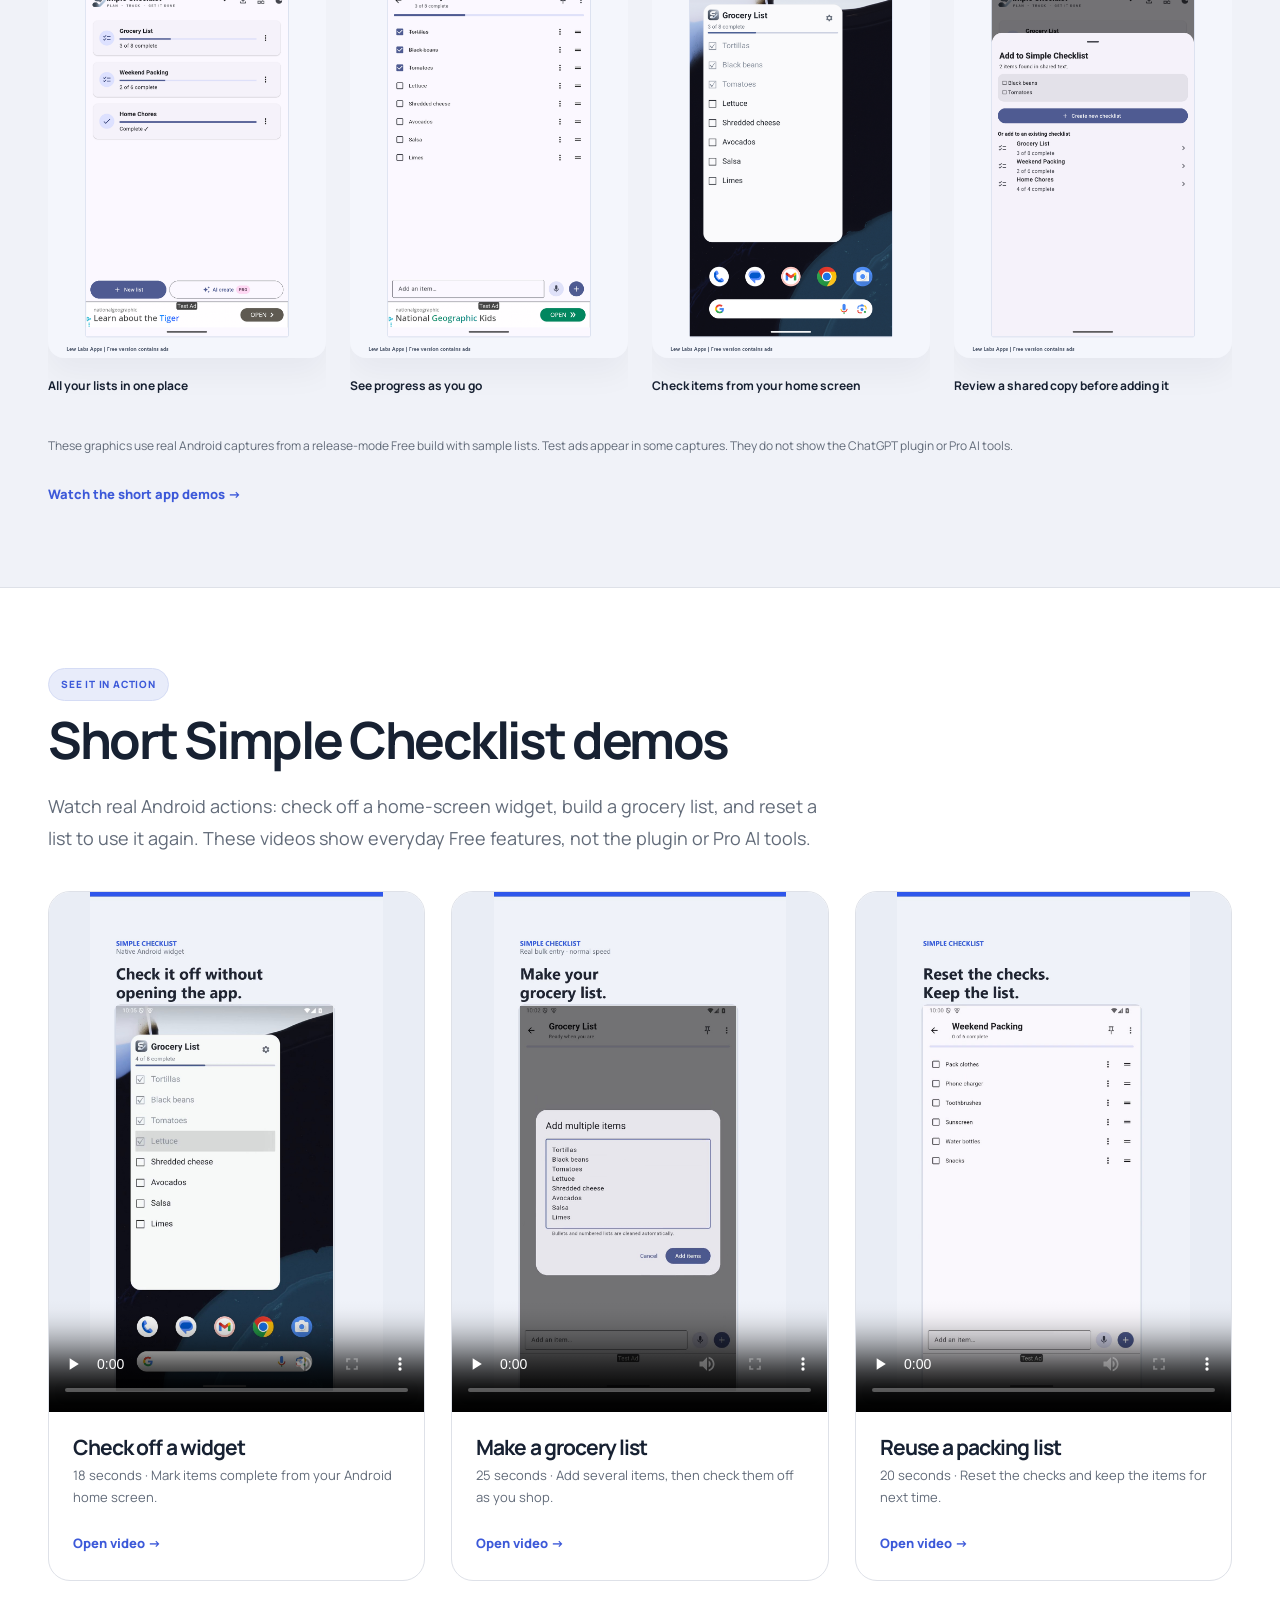
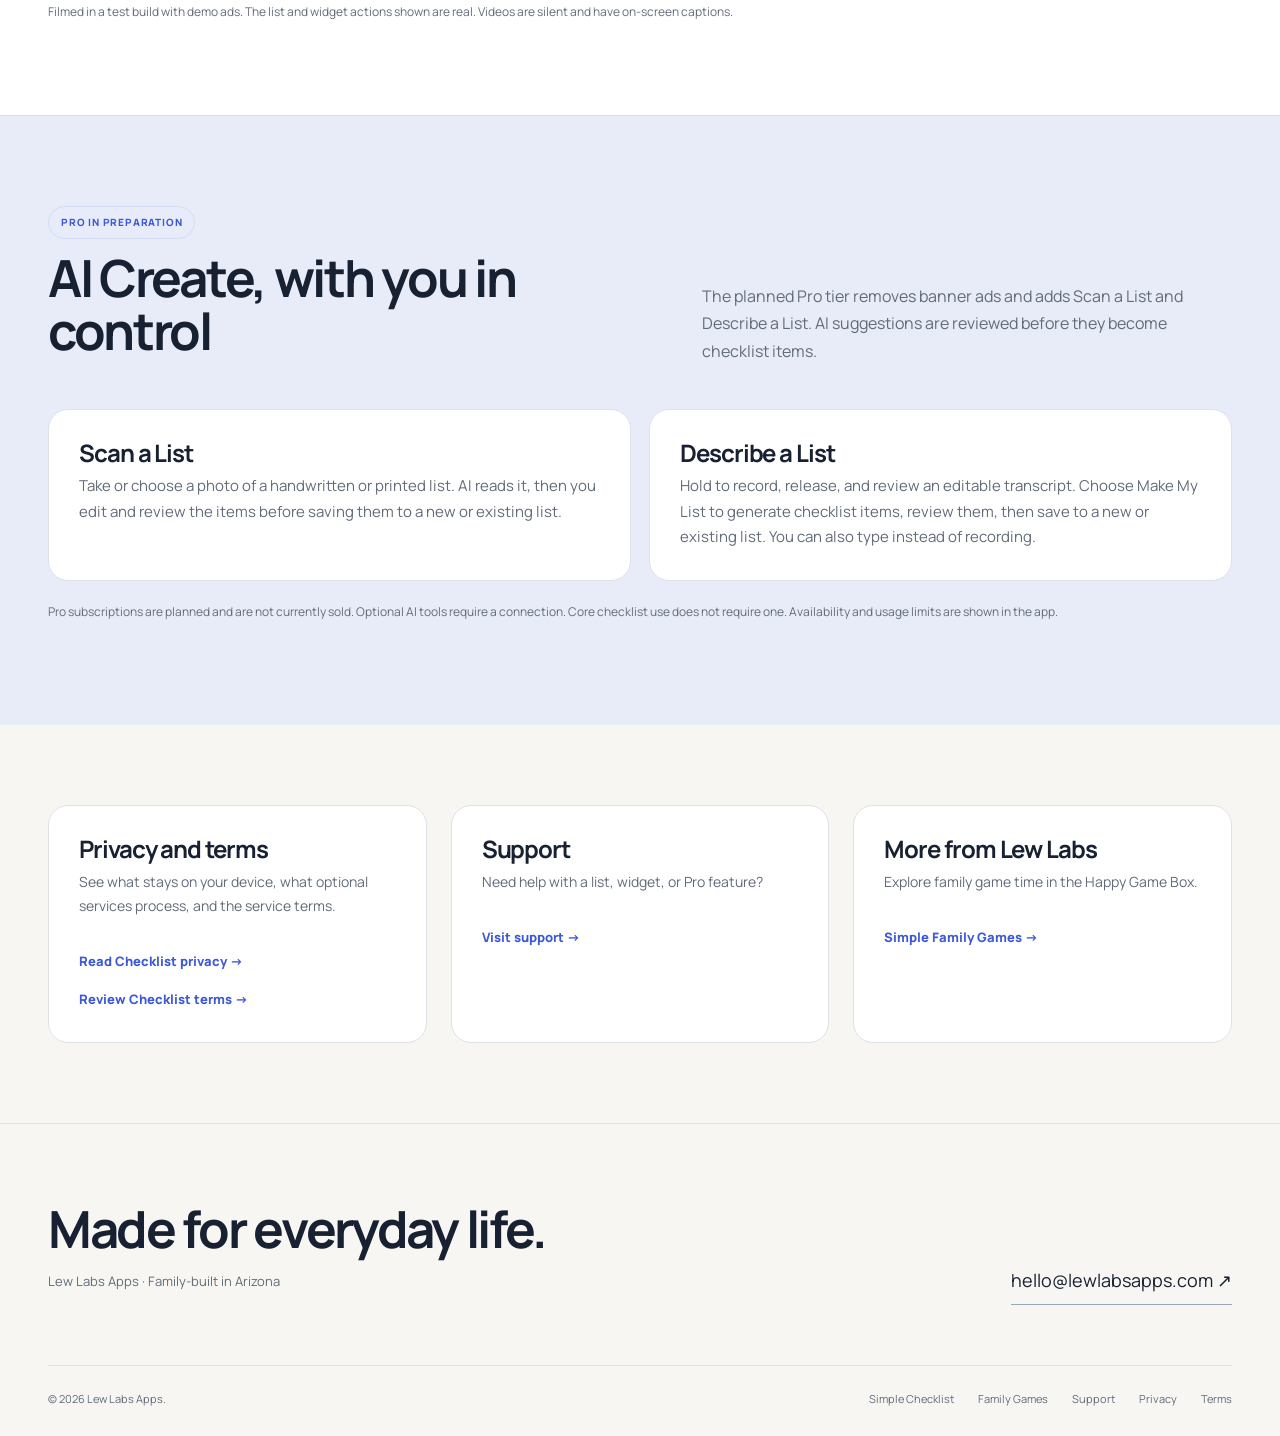
<file: simple-checklist.html>
<!doctype html>
<html lang="en">
<head>
  <meta charset="utf-8"><meta name="viewport" content="width=device-width,initial-scale=1">
  <meta name="theme-color" content="#303a48">
  <title>Simple Checklist — Reusable Android lists and ChatGPT handoff</title>
  <meta name="description" content="Get Simple Checklist on Google Play in the U.S. See real app videos, reusable Android lists, optional Pro AI tools, and a ChatGPT plugin in private testing.">
  <meta property="og:type" content="website"><meta property="og:site_name" content="Lew Labs Apps">
  <meta property="og:title" content="Simple Checklist — Lew Labs Apps">
  <meta property="og:description" content="Reusable Android checklists, useful widgets, and optional AI Create tools with review before saving.">
  <meta property="og:url" content="https://lewlabsapps.com/simple-checklist.html">
  <link rel="canonical" href="https://lewlabsapps.com/simple-checklist.html">
  <link rel="icon" href="simple-checklist-icon.png"><link rel="stylesheet" href="styles.css">
  <link rel="stylesheet" href="premium.css?v=20261117">
  <script src="site.js?v=20261117" defer></script>
</head>
<body>
  <a class="skip-link" href="#main">Skip to content</a>
  <header class="site-header"><div class="container premium-nav"><a class="brand" href="index.html"><span class="brand-mark" aria-hidden="true">L</span><span>Lew Labs Apps</span></a><button class="nav-toggle" type="button" data-nav-toggle aria-controls="main-nav" aria-expanded="false">Menu</button><nav class="premium-links" id="main-nav" data-main-nav aria-label="Main navigation"><a href="index.html#apps">Our apps</a><a href="simple-checklist.html" aria-current="page">Simple Checklist</a><a href="https://simplefamilygames.com/">Family Games</a><a href="support.html">Support</a><a href="privacy.html">Privacy</a><a class="nav-contact" href="mailto:hello@lewlabsapps.com">Say hello <span aria-hidden="true">↗</span></a></nav></div></header>
  <main id="main">
    <section class="checklist-opening"><div class="container studio-grid"><div><div class="product-lockup"><img src="simple-checklist-icon.png" alt="" width="42" height="42"><span>Simple Checklist</span></div><span class="eyeline">Your everyday, a little more organized</span><h1>A little less<br>to remember.</h1><p class="opening-copy">Groceries, packing, projects, and everything in between. Keep the lists you use again and again close at hand.</p><div class="actions"><a class="btn btn-primary" href="https://play.google.com/store/apps/details?id=com.lewlabsapps.simplechecklist" rel="noreferrer">Get it on Google Play <span aria-hidden="true">↗</span></a><a class="btn btn-secondary" href="#videos">Watch the app</a></div><p class="small-note">Free core features · Contains ads · Available in the U.S.</p><a class="text-link" href="#chatgpt">Explore the upcoming ChatGPT handoff →</a></div><figure class="checklist-stage"><img src="assets/premium/checklist-home.webp" alt="Real Simple Checklist dashboard with grocery, packing, and chore lists" width="810" height="1440"><figcaption>Real Free-build capture · Sample lists and test ad</figcaption></figure></div></section><nav class="product-tabs" aria-label="On this product page"><div class="container"><a href="#chatgpt">ChatGPT handoff</a><a href="#features">Everyday features</a><a href="#screenshots">Screenshots</a><a href="#videos">Short demos</a><a href="#pro">Upcoming Pro</a><a href="privacy.html">Privacy</a></div></nav>
    <section class="section compact-section chatgpt-section" id="chatgpt"><div class="container"><span class="badge">Plugin in development · Private testing</span><h2>From a good idea<br>to a ready-to-use list.</h2><p class="section-intro">A Free Simple Checklist plugin for ChatGPT is being tested privately and is not yet publicly listed in ChatGPT. When connected, it can prepare a link from checklist items in your conversation. The Android app already supports reviewing and importing this Free handoff. The plugin cannot see lists already on your phone or change them remotely.</p>
      <div class="feature-grid">
        <div class="feature"><h3>1. Prepare a list</h3><p>Ask ChatGPT for checklist items. The connected tool validates the suggestions and returns a link; it does not create a list in the app.</p></div>
        <div class="feature"><h3>2. Open the link</h3><p>Open the link on an Android device with a supported Simple Checklist version to reach an editable review. If it opens in a browser, see the handoff help below.</p></div>
        <div class="feature"><h3>3. Choose and approve</h3><p>Edit or leave out items, choose a new or existing list, then approve. Canceling leaves your lists unchanged.</p></div>
      </div>
      <p class="fine-print">There is no public plugin availability date yet. This handoff is Free and separate from Pro Scan a List and Describe a List. Checklist text in a handoff link is encoded, not encrypted, and links do not expire. Reopening asks for fresh approval and can add duplicate items; share links carefully.</p><div class="actions"><a class="btn btn-secondary" href="support.html#chatgpt">How the handoff works</a><a class="btn btn-secondary" href="privacy.html#chatgpt">Handoff privacy</a></div></div></section>
<section class="section everyday-section" id="features"><div class="container"><span class="badge">Everyday simplicity</span><h2>Made for the lists you repeat.</h2><p class="section-intro">Create a list, keep it handy, and use it again when the day calls for it.</p>
      <div class="everyday-layout"><div class="everyday-steps">
        <div class="everyday-step"><span>01</span><div><h3>Build it your way</h3><p>Create multiple lists, check and uncheck items, add several items at once, and reorder lists or items.</p></div></div>
        <div class="everyday-step"><span>02</span><div><h3>Add without slowing down</h3><p>Use voice add, import shared text or lists, and share a copy when someone else needs it.</p></div></div>
        <div class="everyday-step"><span>03</span><div><h3>Keep it in sight</h3><p>Put a list on your Android home screen, switch a widget to another list, and choose a View / Sort layout.</p></div></div>
        <div class="everyday-step"><span>04</span><div><h3>Learn as you go</h3><p>Start with the in-app Quick Tour, then use the Full App Tutorial or focused feature lessons.</p></div></div>
      </div><div class="everyday-art"><img src="screenshots/02_home_screen_widget.png" alt="Real Android home screen showing a Simple Checklist grocery widget" width="1080" height="1920" loading="lazy"><p>Check off what is done, right from your home screen.</p></div></div>
    </div></section>
    <section class="section compact-section screenshot-section" id="screenshots"><div class="container"><span class="badge">Inside the app</span><h2>Simple Checklist screenshots</h2><p class="section-intro">A closer look at everyday lists, the Android home-screen widget, sharing, and the list dashboard. Swipe through on a phone, or select any image to open it full size.</p>
      <div class="screenshot-grid" aria-label="Simple Checklist app screenshots">
        <figure class="screenshot-card"><a href="screenshots/06_dashboard.png" target="_blank" rel="noopener" aria-label="Open the full-size list dashboard screenshot"><img src="screenshots/06_dashboard.png" alt="Simple Checklist dashboard with Grocery List, Weekend Packing, and Home Chores" width="1080" height="1920" loading="lazy"></a><figcaption>All your lists in one place</figcaption></figure>
        <figure class="screenshot-card"><a href="screenshots/01_everyday_lists.png" target="_blank" rel="noopener" aria-label="Open the full-size grocery list screenshot"><img src="screenshots/01_everyday_lists.png" alt="Grocery checklist with completed items and visible progress" width="1080" height="1920" loading="lazy"></a><figcaption>See progress as you go</figcaption></figure>
        <figure class="screenshot-card"><a href="screenshots/02_home_screen_widget.png" target="_blank" rel="noopener" aria-label="Open the full-size home-screen widget screenshot"><img src="screenshots/02_home_screen_widget.png" alt="Simple Checklist Grocery List widget on an Android home screen" width="1080" height="1920" loading="lazy"></a><figcaption>Check items from your home screen</figcaption></figure>
        <figure class="screenshot-card"><a href="screenshots/05_share_copy.png" target="_blank" rel="noopener" aria-label="Open the full-size shared-text import screenshot"><img src="screenshots/05_share_copy.png" alt="Import review showing shared grocery items and new or existing list choices" width="1080" height="1920" loading="lazy"></a><figcaption>Review a shared copy before adding it</figcaption></figure>
      </div>
      <p class="fine-print">These graphics use real Android captures from a release-mode Free build with sample lists. Test ads appear in some captures. They do not show the ChatGPT plugin or Pro AI tools.</p><a class="text-link" href="#videos">Watch the short app demos →</a>
    </div></section>
    <section class="section compact-section video-section" id="videos"><div class="container"><span class="badge">See it in action</span><h2>Short Simple Checklist demos</h2><p class="section-intro">Watch real Android actions: check off a home-screen widget, build a grocery list, and reset a list to use it again. These videos show everyday Free features, not the plugin or Pro AI tools.</p>
      <div class="video-grid">
        <div class="video-card"><video controls playsinline preload="none" poster="videos/home-screen-widget.jpg" aria-label="Simple Checklist home-screen widget demo"><source src="videos/home-screen-widget.mp4" type="video/mp4">Your browser does not support video. <a href="videos/home-screen-widget.mp4">Open the widget demo</a>.</video><div class="video-copy"><h3>Check off a widget</h3><p>18 seconds · Mark items complete from your Android home screen.</p><a class="text-link" href="videos/home-screen-widget.mp4">Open video →</a></div></div>
        <div class="video-card"><video controls playsinline preload="none" poster="videos/everyday-grocery-list.jpg" aria-label="Simple Checklist grocery list demo"><source src="videos/everyday-grocery-list.mp4" type="video/mp4">Your browser does not support video. <a href="videos/everyday-grocery-list.mp4">Open the grocery list demo</a>.</video><div class="video-copy"><h3>Make a grocery list</h3><p>25 seconds · Add several items, then check them off as you shop.</p><a class="text-link" href="videos/everyday-grocery-list.mp4">Open video →</a></div></div>
        <div class="video-card"><video controls playsinline preload="none" poster="videos/reusable-packing-list.jpg" aria-label="Simple Checklist reusable packing list demo"><source src="videos/reusable-packing-list.mp4" type="video/mp4">Your browser does not support video. <a href="videos/reusable-packing-list.mp4">Open the packing list demo</a>.</video><div class="video-copy"><h3>Reuse a packing list</h3><p>20 seconds · Reset the checks and keep the items for next time.</p><a class="text-link" href="videos/reusable-packing-list.mp4">Open video →</a></div></div>
      </div><p class="fine-print">Filmed in a test build with demo ads. The list and widget actions shown are real. Videos are silent and have on-screen captions.</p>
    </div></section>
    <section class="section pro-section" id="pro"><div class="container"><div class="section-heading-inline"><div><span class="badge">Pro in preparation</span><h2>AI Create, with you in control</h2></div><p>The planned Pro tier removes banner ads and adds Scan a List and Describe a List. AI suggestions are reviewed before they become checklist items.</p></div>
      <div class="feature-grid two-col">
        <div class="feature"><h3>Scan a List</h3><p>Take or choose a photo of a handwritten or printed list. AI reads it, then you edit and review the items before saving them to a new or existing list.</p></div>
        <div class="feature"><h3>Describe a List</h3><p>Hold to record, release, and review an editable transcript. Choose Make My List to generate checklist items, review them, then save to a new or existing list. You can also type instead of recording.</p></div>
      </div>
      <p class="fine-print">Pro subscriptions are planned and are not currently sold. Optional AI tools require a connection. Core checklist use does not require one. Availability and usage limits are shown in the app.</p>
    </div></section>

    <section class="section compact-section"><div class="container info-grid">
      <div class="info-card"><h3>Privacy and terms</h3><p>See what stays on your device, what optional services process, and the service terms.</p><a class="text-link" href="privacy.html">Read Checklist privacy →</a><br><a class="text-link" href="terms.html">Review Checklist terms →</a></div>
      <div class="info-card"><h3>Support</h3><p>Need help with a list, widget, or Pro feature?</p><a class="text-link" href="support.html">Visit support →</a></div>
      <div class="info-card"><h3>More from Lew Labs</h3><p>Explore family game time in the Happy Game Box.</p><a class="text-link" href="https://simplefamilygames.com/">Simple Family Games →</a></div>
    </div></section>
  </main>
  <footer class="premium-footer"><div class="container"><div class="footer-lead"><div><h2>Made for everyday life.</h2><p>Lew Labs Apps · Family-built in Arizona</p></div><a href="mailto:hello@lewlabsapps.com">hello@lewlabsapps.com ↗</a></div><div class="footer-base"><span>© 2026 Lew Labs Apps.</span><nav aria-label="Footer navigation"><a href="simple-checklist.html">Simple Checklist</a><a href="https://simplefamilygames.com/">Family Games</a><a href="support.html">Support</a><a href="privacy.html">Privacy</a><a href="terms.html">Terms</a></nav></div></div></footer>
</body>
</html>
</file>
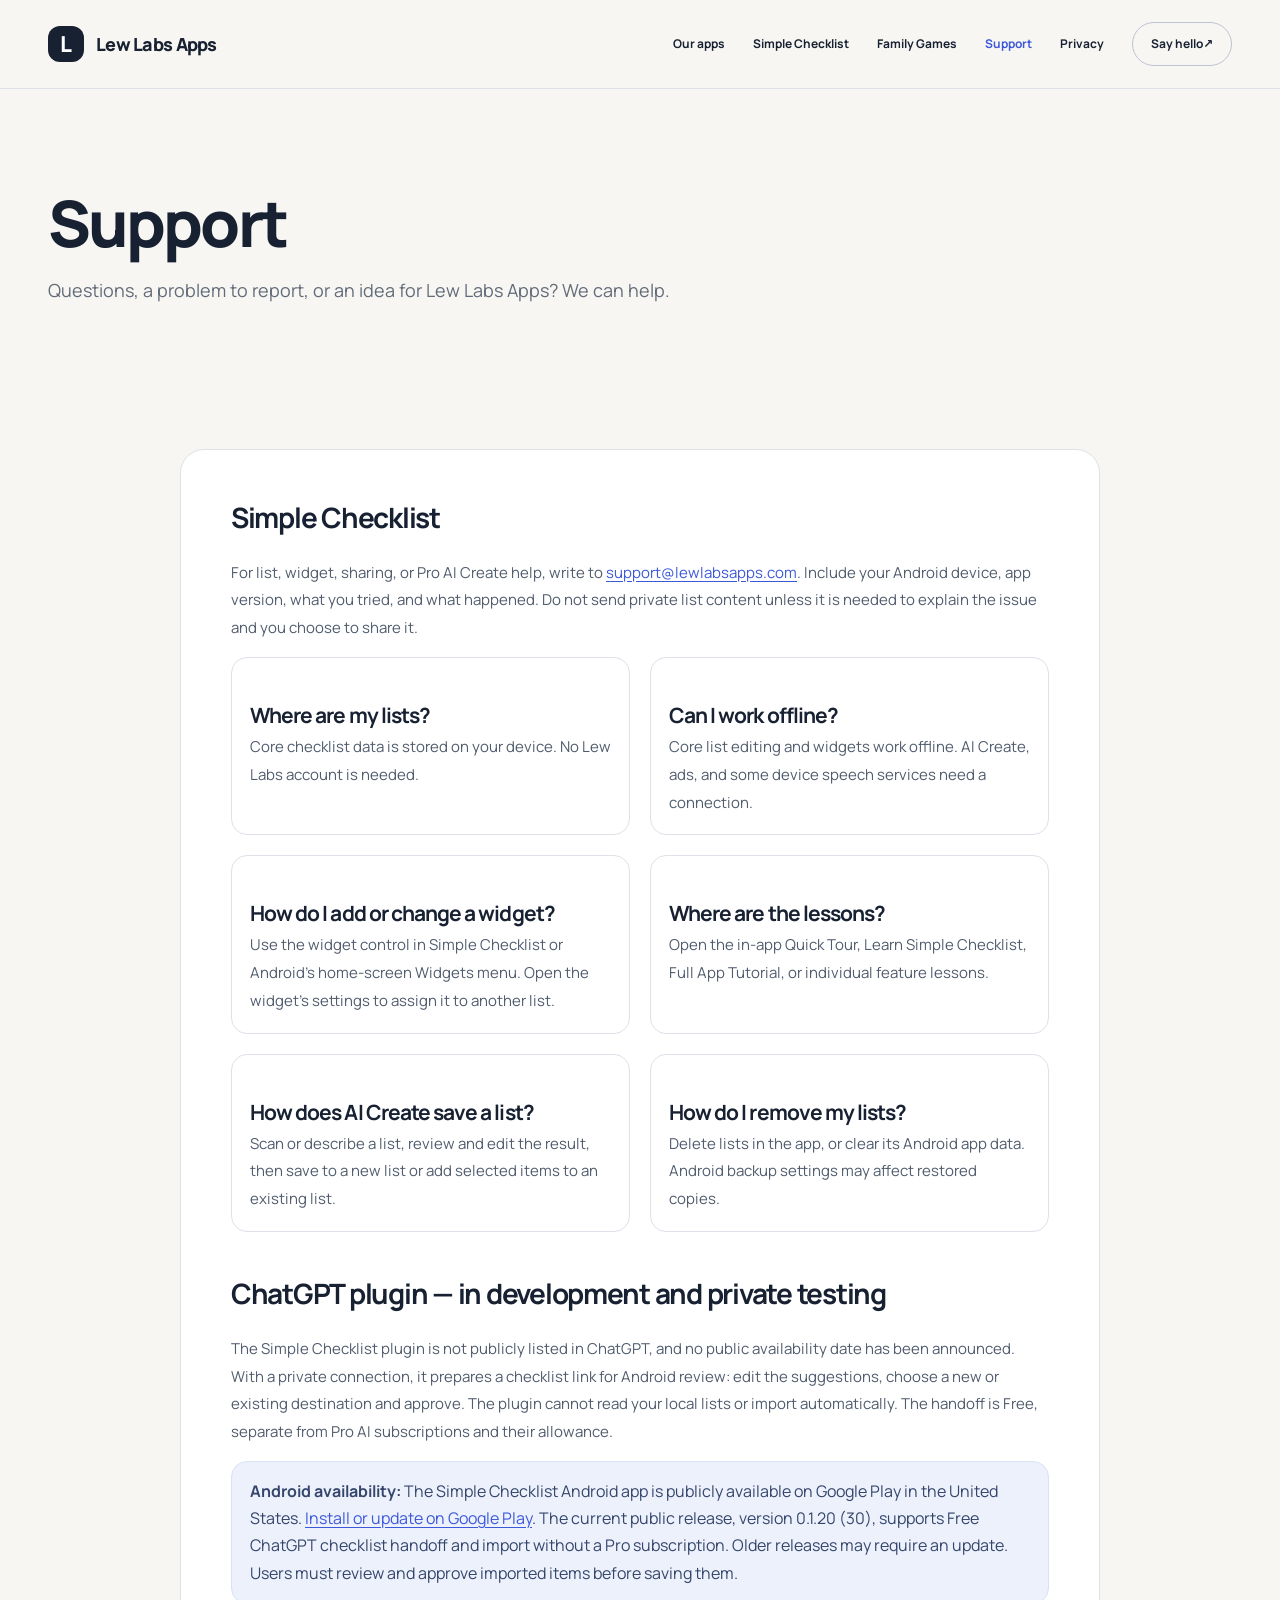
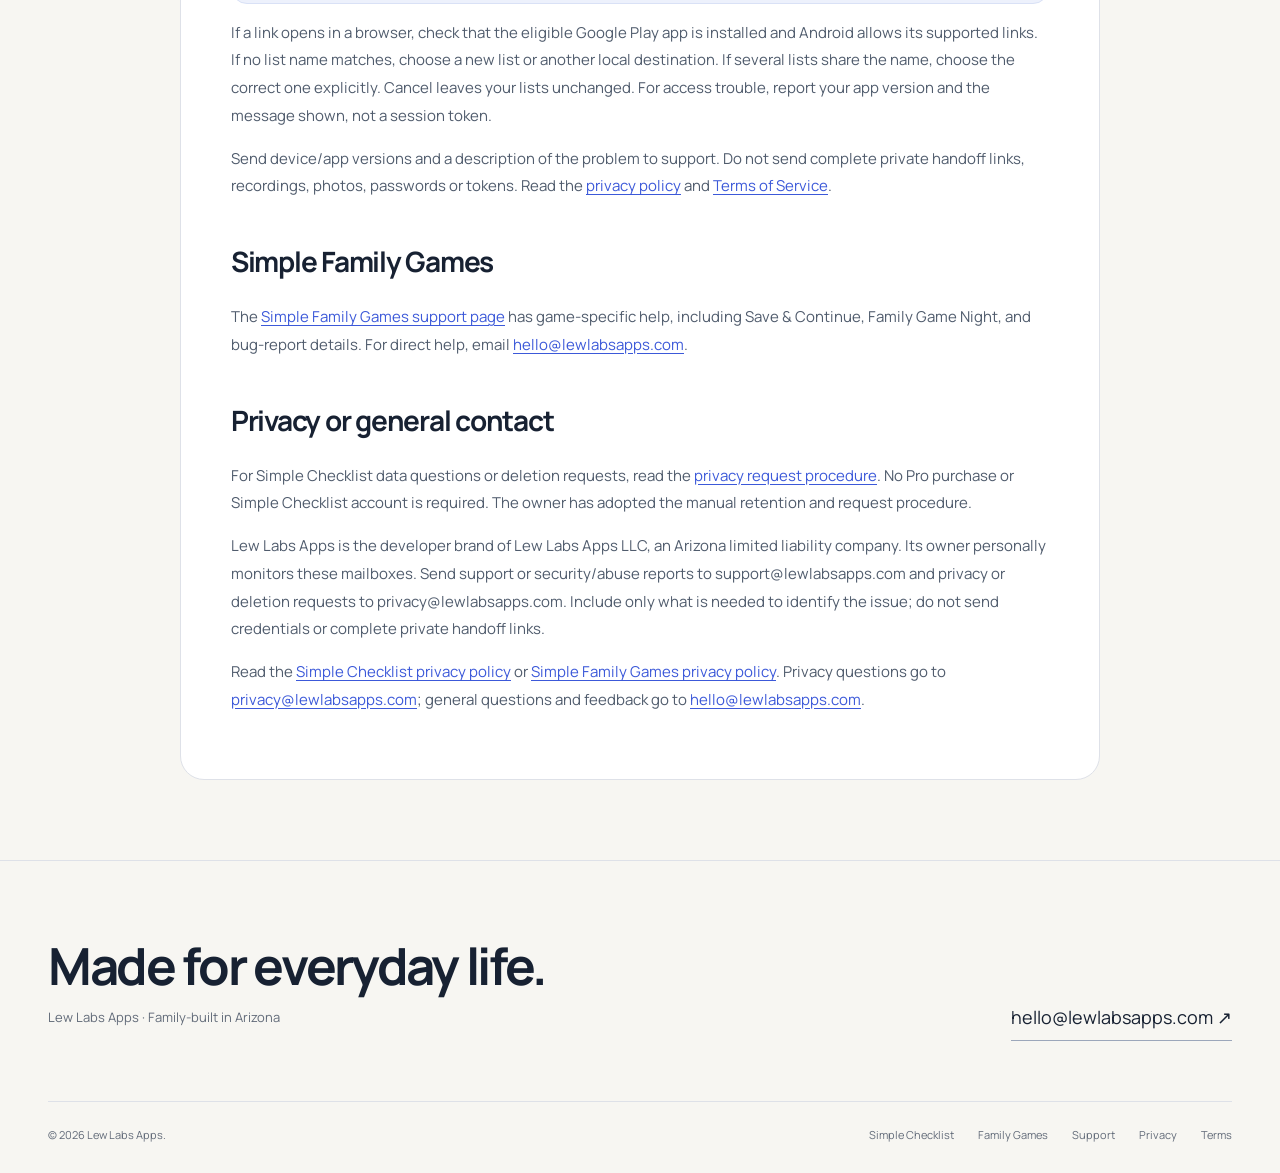
<file: support.html>
<!doctype html>
<html lang="en">
<head>
  <meta charset="utf-8"><meta name="viewport" content="width=device-width,initial-scale=1">
  <meta name="theme-color" content="#303a48">
  <title>Support — Lew Labs Apps</title>
  <meta name="description" content="Get help with Simple Checklist or Simple Family Games and contact Lew Labs Apps.">
  <meta property="og:type" content="website"><meta property="og:site_name" content="Lew Labs Apps">
  <meta property="og:title" content="Support — Lew Labs Apps"><meta property="og:description" content="Help with Simple Checklist and Simple Family Games.">
  <meta property="og:url" content="https://lewlabsapps.com/support.html">
  <link rel="canonical" href="https://lewlabsapps.com/support.html">
  <link rel="icon" href="favicon.svg" type="image/svg+xml"><link rel="stylesheet" href="styles.css">
  <link rel="stylesheet" href="premium.css?v=20261117">
  <script src="site.js?v=20261117" defer></script>
</head>
<body class="checklist-policy-page">
  <a class="skip-link" href="#main">Skip to support</a>
  <header class="site-header"><div class="container premium-nav"><a class="brand" href="index.html"><span class="brand-mark" aria-hidden="true">L</span><span>Lew Labs Apps</span></a><button class="nav-toggle" type="button" data-nav-toggle aria-controls="main-nav" aria-expanded="false">Menu</button><nav class="premium-links" id="main-nav" data-main-nav aria-label="Main navigation"><a href="index.html#apps">Our apps</a><a href="simple-checklist.html">Simple Checklist</a><a href="https://simplefamilygames.com/">Family Games</a><a href="support.html" aria-current="page">Support</a><a href="privacy.html">Privacy</a><a class="nav-contact" href="mailto:hello@lewlabsapps.com">Say hello <span aria-hidden="true">↗</span></a></nav></div></header>
  <main id="main">
    <section class="page-hero"><div class="container"><h1>Support</h1><p>Questions, a problem to report, or an idea for Lew Labs Apps? We can help.</p></div></section>
    <section class="section compact-section"><div class="container prose">
      <h2>Simple Checklist</h2>
      <p>For list, widget, sharing, or Pro AI Create help, write to <a href="mailto:support@lewlabsapps.com?subject=Simple%20Checklist%20Support">support@lewlabsapps.com</a>. Include your Android device, app version, what you tried, and what happened. Do not send private list content unless it is needed to explain the issue and you choose to share it.</p>
      <div class="support-questions">
        <div><h3>Where are my lists?</h3><p>Core checklist data is stored on your device. No Lew Labs account is needed.</p></div>
        <div><h3>Can I work offline?</h3><p>Core list editing and widgets work offline. AI Create, ads, and some device speech services need a connection.</p></div>
        <div><h3>How do I add or change a widget?</h3><p>Use the widget control in Simple Checklist or Android's home-screen Widgets menu. Open the widget's settings to assign it to another list.</p></div>
        <div><h3>Where are the lessons?</h3><p>Open the in-app Quick Tour, Learn Simple Checklist, Full App Tutorial, or individual feature lessons.</p></div>
        <div><h3>How does AI Create save a list?</h3><p>Scan or describe a list, review and edit the result, then save to a new list or add selected items to an existing list.</p></div>
        <div><h3>How do I remove my lists?</h3><p>Delete lists in the app, or clear its Android app data. Android backup settings may affect restored copies.</p></div>
      </div>
      <h2 id="chatgpt">ChatGPT plugin — in development and private testing</h2>
      <p>The Simple Checklist plugin is not publicly listed in ChatGPT, and no public availability date has been announced. With a private connection, it prepares a checklist link for Android review: edit the suggestions, choose a new or existing destination and approve. The plugin cannot read your local lists or import automatically. The handoff is Free, separate from Pro AI subscriptions and their allowance.</p>
      <div class="notice"><strong>Android availability:</strong> The Simple Checklist Android app is publicly available on Google Play in the United States. <a href="https://play.google.com/store/apps/details?id=com.lewlabsapps.simplechecklist" rel="noreferrer">Install or update on Google Play</a>. The current public release, version 0.1.20 (30), supports Free ChatGPT checklist handoff and import without a Pro subscription. Older releases may require an update. Users must review and approve imported items before saving them.</div>
      <p>If a link opens in a browser, check that the eligible Google Play app is installed and Android allows its supported links. If no list name matches, choose a new list or another local destination. If several lists share the name, choose the correct one explicitly. Cancel leaves your lists unchanged. For access trouble, report your app version and the message shown, not a session token.</p>
      <p>Send device/app versions and a description of the problem to support. Do not send complete private handoff links, recordings, photos, passwords or tokens. Read the <a href="privacy.html">privacy policy</a> and <a href="terms.html">Terms of Service</a>.</p>
      <h2>Simple Family Games</h2>
      <p>The <a href="https://simplefamilygames.com/support.html">Simple Family Games support page</a> has game-specific help, including Save &amp; Continue, Family Game Night, and bug-report details. For direct help, email <a href="mailto:hello@lewlabsapps.com?subject=Simple%20Family%20Games%20Support">hello@lewlabsapps.com</a>.</p>
      <h2>Privacy or general contact</h2>
      <p>For Simple Checklist data questions or deletion requests, read the <a href="privacy.html#privacy-requests">privacy request procedure</a>. No Pro purchase or Simple Checklist account is required. The owner has adopted the manual retention and request procedure.</p>
      <p>Lew Labs Apps is the developer brand of Lew Labs Apps LLC, an Arizona limited liability company. Its owner personally monitors these mailboxes. Send support or security/abuse reports to support@lewlabsapps.com and privacy or deletion requests to privacy@lewlabsapps.com. Include only what is needed to identify the issue; do not send credentials or complete private handoff links.</p>
      <p>Read the <a href="privacy.html">Simple Checklist privacy policy</a> or <a href="https://simplefamilygames.com/privacy.html">Simple Family Games privacy policy</a>. Privacy questions go to <a href="mailto:privacy@lewlabsapps.com">privacy@lewlabsapps.com</a>; general questions and feedback go to <a href="mailto:hello@lewlabsapps.com">hello@lewlabsapps.com</a>.</p>
    </div></section>
  </main>
  <footer class="premium-footer"><div class="container"><div class="footer-lead"><div><h2>Made for everyday life.</h2><p>Lew Labs Apps · Family-built in Arizona</p></div><a href="mailto:hello@lewlabsapps.com">hello@lewlabsapps.com ↗</a></div><div class="footer-base"><span>© 2026 Lew Labs Apps.</span><nav aria-label="Footer navigation"><a href="simple-checklist.html">Simple Checklist</a><a href="https://simplefamilygames.com/">Family Games</a><a href="support.html">Support</a><a href="privacy.html">Privacy</a><a href="terms.html">Terms</a></nav></div></div></footer>
</body>
</html>
</file>
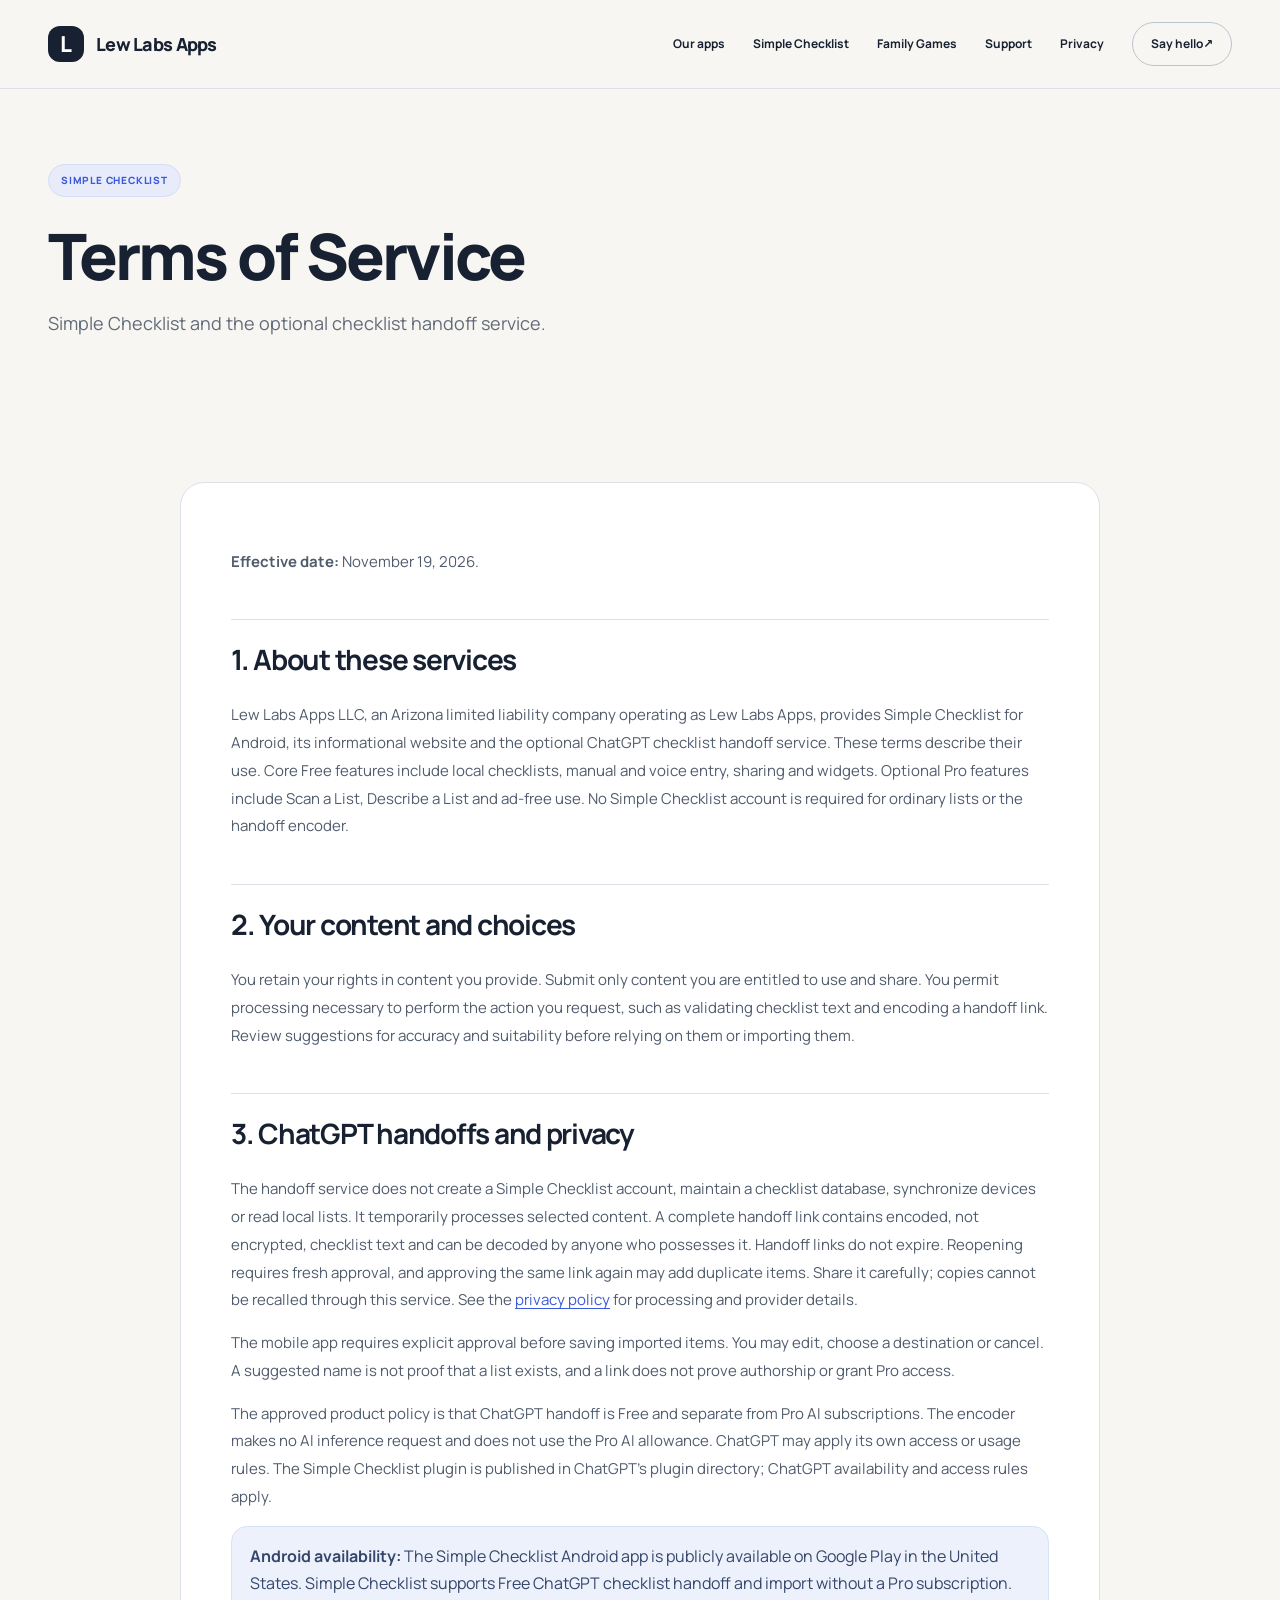
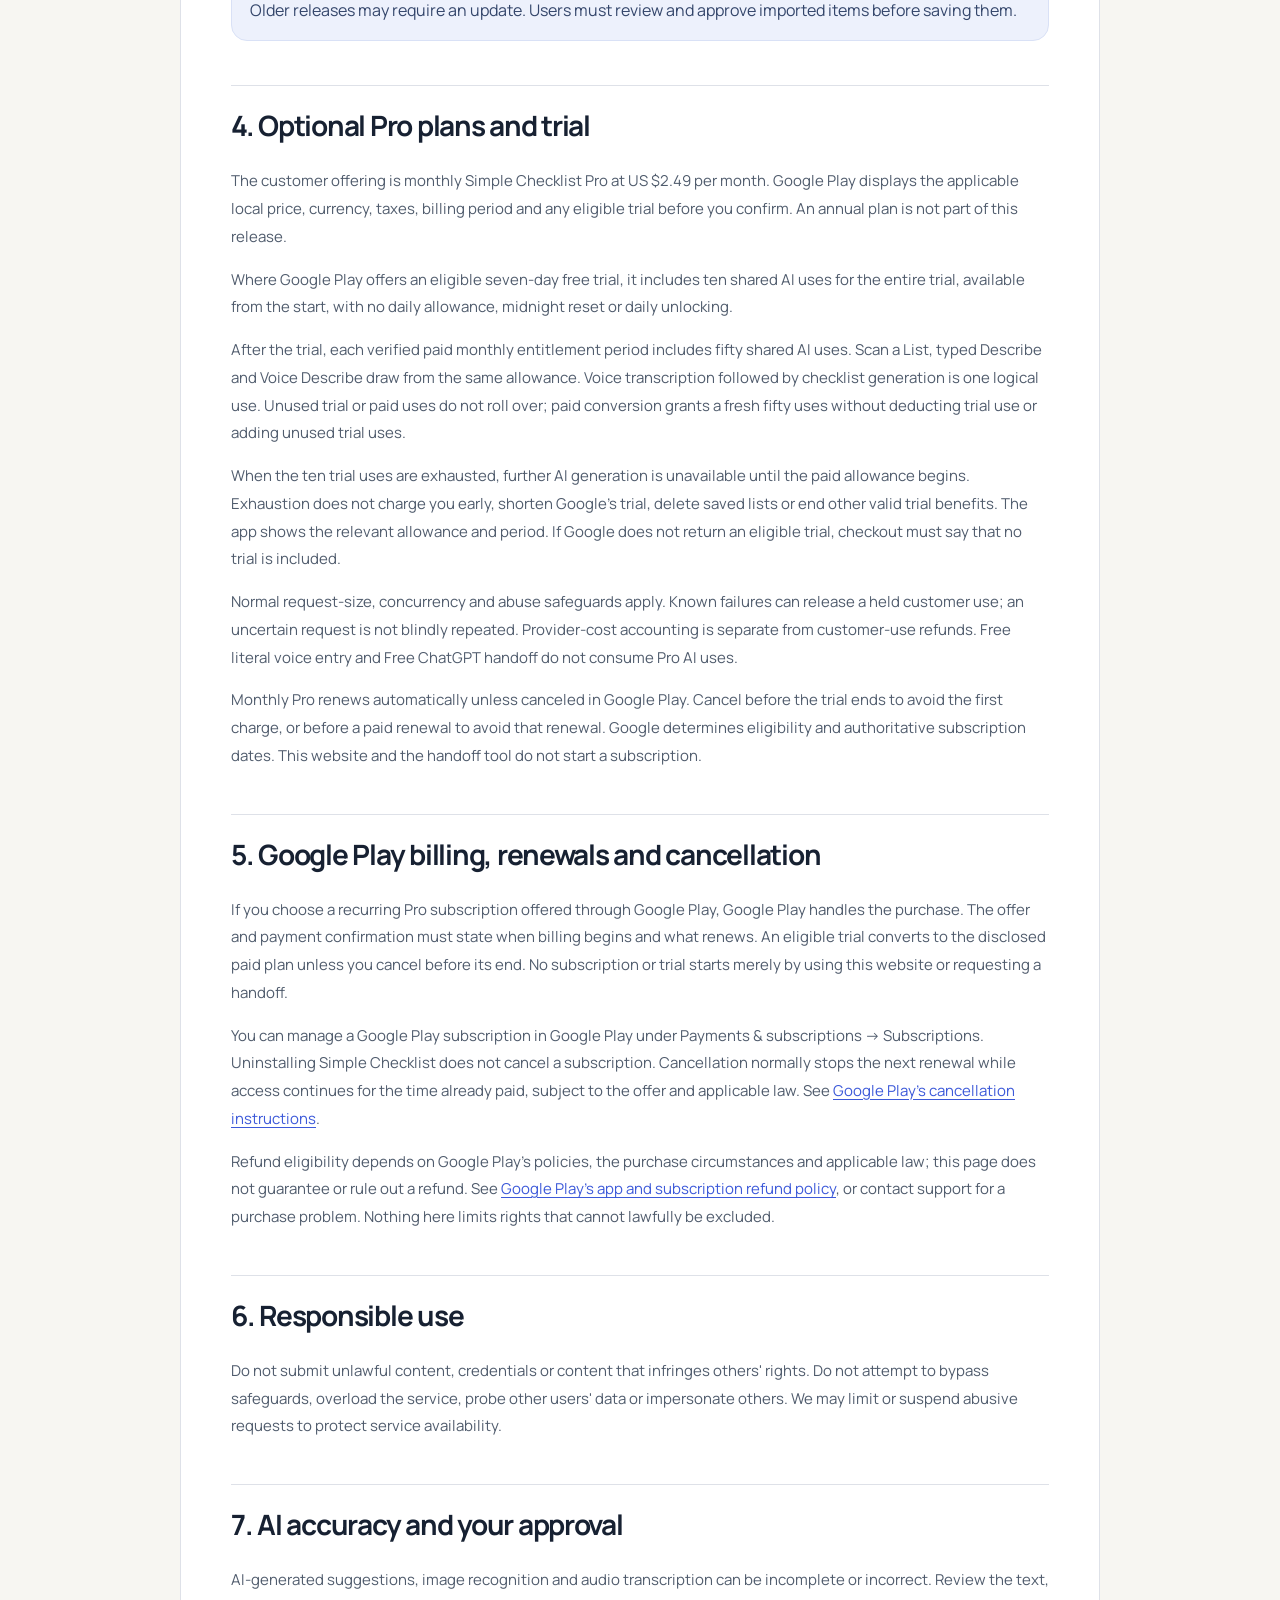
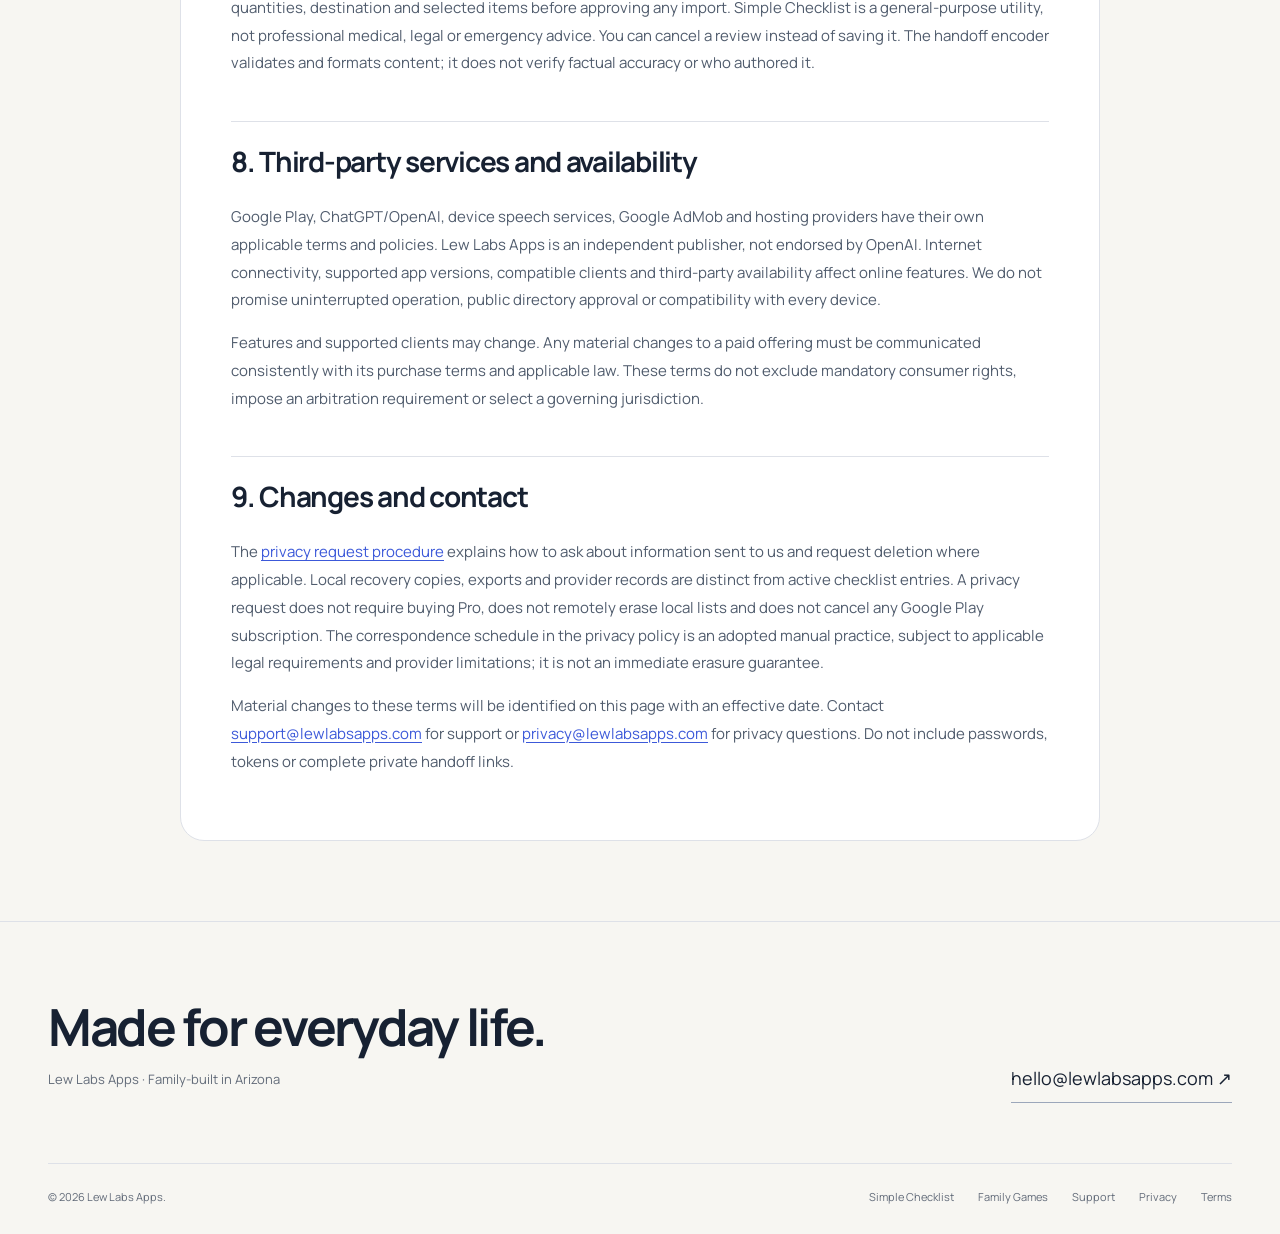
<file: terms.html>
<!doctype html>
<html lang="en">
<head>
  <meta charset="utf-8"><meta name="viewport" content="width=device-width,initial-scale=1">
  <meta name="theme-color" content="#303a48">
  <title>Terms of Service — Simple Checklist — Lew Labs Apps</title>
  <meta name="description" content="Terms for Simple Checklist and its optional checklist handoff service.">
  <link rel="canonical" href="https://lewlabsapps.com/terms.html">
  <link rel="icon" href="favicon.svg" type="image/svg+xml"><link rel="stylesheet" href="styles.css">
  <link rel="stylesheet" href="premium.css?v=20261117">
  <script src="site.js?v=20261117" defer></script>
</head>
<body class="checklist-policy-page">
  <a class="skip-link" href="#main">Skip to terms</a>
  <header class="site-header"><div class="container premium-nav"><a class="brand" href="index.html"><span class="brand-mark" aria-hidden="true">L</span><span>Lew Labs Apps</span></a><button class="nav-toggle" type="button" data-nav-toggle aria-controls="main-nav" aria-expanded="false">Menu</button><nav class="premium-links" id="main-nav" data-main-nav aria-label="Main navigation"><a href="index.html#apps">Our apps</a><a href="simple-checklist.html">Simple Checklist</a><a href="https://simplefamilygames.com/">Family Games</a><a href="support.html">Support</a><a href="privacy.html">Privacy</a><a class="nav-contact" href="mailto:hello@lewlabsapps.com">Say hello <span aria-hidden="true">↗</span></a></nav></div></header>
  <main id="main">
    <section class="page-hero"><div class="container"><span class="badge">Simple Checklist</span><h1>Terms of Service</h1><p>Simple Checklist and the optional checklist handoff service.</p></div></section>
    <section class="section compact-section"><div class="container prose policy">
      <p><strong>Effective date:</strong> November 19, 2026.</p>
      <h2>1. About these services</h2>
      <p>Lew Labs Apps LLC, an Arizona limited liability company operating as Lew Labs Apps, provides Simple Checklist for Android, its informational website and the optional ChatGPT checklist handoff service. These terms describe their use. Core Free features include local checklists, manual and voice entry, sharing and widgets. Optional Pro features include Scan a List, Describe a List and ad-free use. No Simple Checklist account is required for ordinary lists or the handoff encoder.</p>
      <h2>2. Your content and choices</h2>
      <p>You retain your rights in content you provide. Submit only content you are entitled to use and share. You permit processing necessary to perform the action you request, such as validating checklist text and encoding a handoff link. Review suggestions for accuracy and suitability before relying on them or importing them.</p>
      <h2>3. ChatGPT handoffs and privacy</h2>
      <p>The handoff service does not create a Simple Checklist account, maintain a checklist database, synchronize devices or read local lists. It temporarily processes selected content. A complete handoff link contains encoded, not encrypted, checklist text and can be decoded by anyone who possesses it. Handoff links do not expire. Reopening requires fresh approval, and approving the same link again may add duplicate items. Share it carefully; copies cannot be recalled through this service. See the <a href="privacy.html">privacy policy</a> for processing and provider details.</p>
      <p>The mobile app requires explicit approval before saving imported items. You may edit, choose a destination or cancel. A suggested name is not proof that a list exists, and a link does not prove authorship or grant Pro access.</p>
      <p>The approved product policy is that ChatGPT handoff is Free and separate from Pro AI subscriptions. The encoder makes no AI inference request and does not use the Pro AI allowance. ChatGPT may apply its own access or usage rules. The Simple Checklist plugin is published in ChatGPT's plugin directory; ChatGPT availability and access rules apply.</p>
      <div class="notice"><strong>Android availability:</strong> The Simple Checklist Android app is publicly available on Google Play in the United States. Simple Checklist supports Free ChatGPT checklist handoff and import without a Pro subscription. Older releases may require an update. Users must review and approve imported items before saving them.</div>
      <h2>4. Optional Pro plans and trial</h2>
      <p>The customer offering is monthly Simple Checklist Pro at US $2.49 per month. Google Play displays the applicable local price, currency, taxes, billing period and any eligible trial before you confirm. An annual plan is not part of this release.</p>
      <p>Where Google Play offers an eligible seven-day free trial, it includes ten shared AI uses for the entire trial, available from the start, with no daily allowance, midnight reset or daily unlocking.</p>
      <p>After the trial, each verified paid monthly entitlement period includes fifty shared AI uses. Scan a List, typed Describe and Voice Describe draw from the same allowance. Voice transcription followed by checklist generation is one logical use. Unused trial or paid uses do not roll over; paid conversion grants a fresh fifty uses without deducting trial use or adding unused trial uses.</p>
      <p>When the ten trial uses are exhausted, further AI generation is unavailable until the paid allowance begins. Exhaustion does not charge you early, shorten Google's trial, delete saved lists or end other valid trial benefits. The app shows the relevant allowance and period. If Google does not return an eligible trial, checkout must say that no trial is included.</p>
      <p>Normal request-size, concurrency and abuse safeguards apply. Known failures can release a held customer use; an uncertain request is not blindly repeated. Provider-cost accounting is separate from customer-use refunds. Free literal voice entry and Free ChatGPT handoff do not consume Pro AI uses.</p>
      <p>Monthly Pro renews automatically unless canceled in Google Play. Cancel before the trial ends to avoid the first charge, or before a paid renewal to avoid that renewal. Google determines eligibility and authoritative subscription dates. This website and the handoff tool do not start a subscription.</p>
      <h2>5. Google Play billing, renewals and cancellation</h2>
      <p>If you choose a recurring Pro subscription offered through Google Play, Google Play handles the purchase. The offer and payment confirmation must state when billing begins and what renews. An eligible trial converts to the disclosed paid plan unless you cancel before its end. No subscription or trial starts merely by using this website or requesting a handoff.</p>
      <p>You can manage a Google Play subscription in Google Play under Payments &amp; subscriptions → Subscriptions. Uninstalling Simple Checklist does not cancel a subscription. Cancellation normally stops the next renewal while access continues for the time already paid, subject to the offer and applicable law. See <a href="https://support.google.com/googleplay/answer/7018481">Google Play's cancellation instructions</a>.</p>
      <p>Refund eligibility depends on Google Play's policies, the purchase circumstances and applicable law; this page does not guarantee or rule out a refund. See <a href="https://support.google.com/googleplay/answer/15574908">Google Play's app and subscription refund policy</a>, or contact support for a purchase problem. Nothing here limits rights that cannot lawfully be excluded.</p>
      <h2>6. Responsible use</h2>
      <p>Do not submit unlawful content, credentials or content that infringes others' rights. Do not attempt to bypass safeguards, overload the service, probe other users' data or impersonate others. We may limit or suspend abusive requests to protect service availability.</p>
      <h2>7. AI accuracy and your approval</h2>
      <p>AI-generated suggestions, image recognition and audio transcription can be incomplete or incorrect. Review the text, quantities, destination and selected items before approving any import. Simple Checklist is a general-purpose utility, not professional medical, legal or emergency advice. You can cancel a review instead of saving it. The handoff encoder validates and formats content; it does not verify factual accuracy or who authored it.</p>
      <h2>8. Third-party services and availability</h2>
      <p>Google Play, ChatGPT/OpenAI, device speech services, Google AdMob and hosting providers have their own applicable terms and policies. Lew Labs Apps is an independent publisher, not endorsed by OpenAI. Internet connectivity, supported app versions, compatible clients and third-party availability affect online features. We do not promise uninterrupted operation, public directory approval or compatibility with every device.</p>
      <p>Features and supported clients may change. Any material changes to a paid offering must be communicated consistently with its purchase terms and applicable law. These terms do not exclude mandatory consumer rights, impose an arbitration requirement or select a governing jurisdiction.</p>
      <h2>9. Changes and contact</h2>
      <p>The <a href="privacy.html#privacy-requests">privacy request procedure</a> explains how to ask about information sent to us and request deletion where applicable. Local recovery copies, exports and provider records are distinct from active checklist entries. A privacy request does not require buying Pro, does not remotely erase local lists and does not cancel any Google Play subscription. The correspondence schedule in the privacy policy is an adopted manual practice, subject to applicable legal requirements and provider limitations; it is not an immediate erasure guarantee.</p>
      <p>Material changes to these terms will be identified on this page with an effective date. Contact <a href="mailto:support@lewlabsapps.com">support@lewlabsapps.com</a> for support or <a href="mailto:privacy@lewlabsapps.com">privacy@lewlabsapps.com</a> for privacy questions. Do not include passwords, tokens or complete private handoff links.</p>
    </div></section>
  </main>
  <footer class="premium-footer"><div class="container"><div class="footer-lead"><div><h2>Made for everyday life.</h2><p>Lew Labs Apps · Family-built in Arizona</p></div><a href="mailto:hello@lewlabsapps.com">hello@lewlabsapps.com ↗</a></div><div class="footer-base"><span>© 2026 Lew Labs Apps.</span><nav aria-label="Footer navigation"><a href="simple-checklist.html">Simple Checklist</a><a href="https://simplefamilygames.com/">Family Games</a><a href="support.html">Support</a><a href="privacy.html">Privacy</a><a href="terms.html" aria-current="page">Terms</a></nav></div></div></footer>
</body>
</html>
</file>
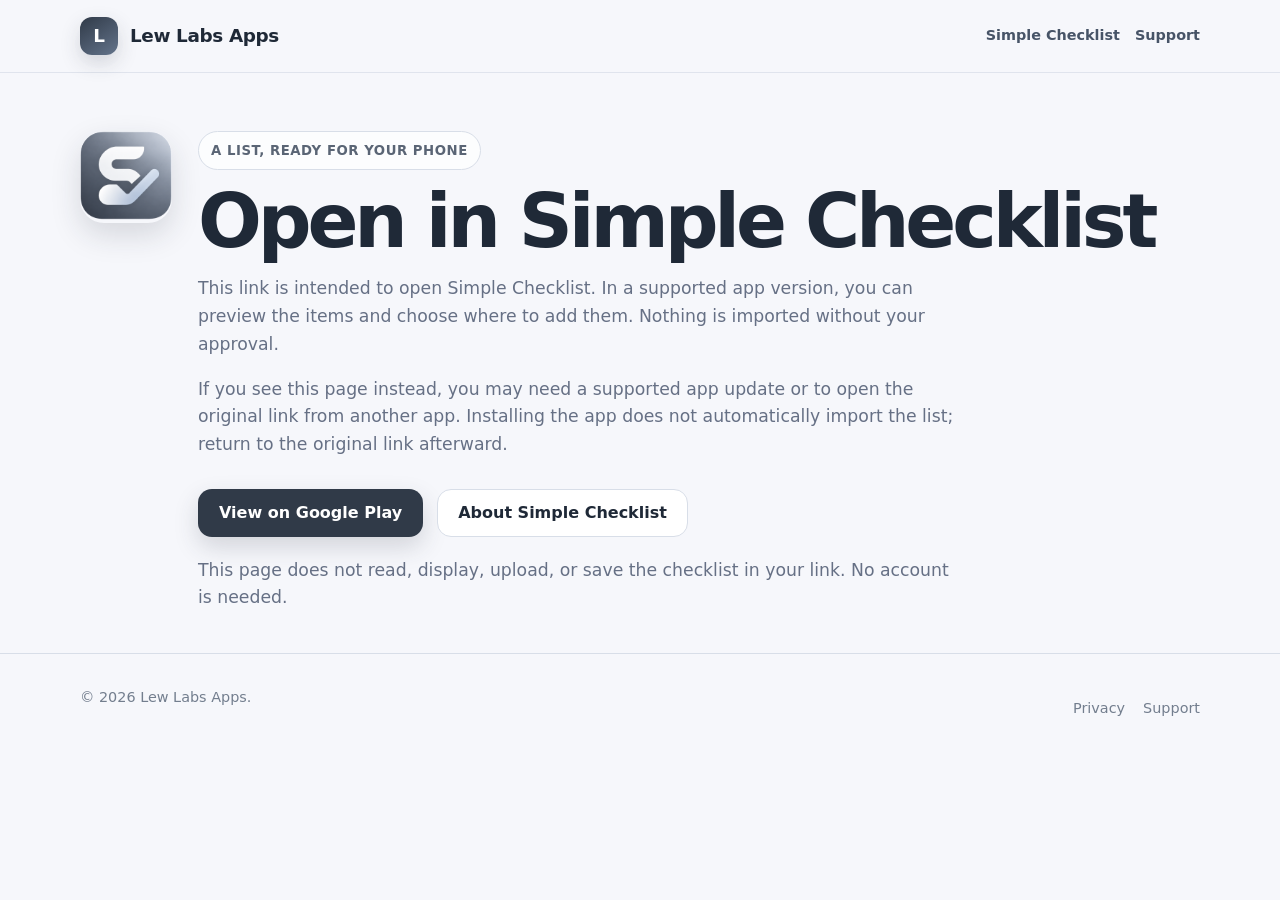
<file: simple-checklist/import.html>
<!doctype html>
<html lang="en">
<head>
  <meta charset="utf-8">
  <meta name="viewport" content="width=device-width,initial-scale=1">
  <meta name="theme-color" content="#303a48">
  <meta name="referrer" content="no-referrer">
  <meta name="robots" content="noindex">
  <meta http-equiv="Content-Security-Policy" content="default-src 'none'; style-src 'self'; img-src 'self'; base-uri 'none'; form-action 'none'">
  <title>Open your list in Simple Checklist — Lew Labs Apps</title>
  <meta name="description" content="This checklist link is intended to open Simple Checklist on your phone, where you choose what to import.">
  <link rel="canonical" href="https://lewlabsapps.com/simple-checklist/import">
  <link rel="icon" href="/simple-checklist-icon.png">
  <link rel="stylesheet" href="/styles.css">
</head>
<body>
  <header class="site-header"><div class="container nav">
    <a class="brand" href="/index.html"><span class="brand-mark" aria-hidden="true">L</span><span>Lew Labs Apps</span></a>
    <nav class="nav-links" aria-label="Main navigation"><a href="/simple-checklist.html">Simple Checklist</a><a href="/support.html">Support</a></nav>
  </div></header>
  <main><section class="page-hero"><div class="container page-intro">
    <img class="product-icon" src="/simple-checklist-icon.png" width="92" height="92" alt="Simple Checklist">
    <div>
      <span class="eyebrow">A list, ready for your phone</span>
      <h1>Open in Simple Checklist</h1>
      <p>This link is intended to open Simple Checklist. In a supported app version, you can preview the items and choose where to add them. Nothing is imported without your approval.</p>
      <p>If you see this page instead, you may need a supported app update or to open the original link from another app. Installing the app does not automatically import the list; return to the original link afterward.</p>
      <div class="actions">
        <a class="btn btn-primary" href="https://play.google.com/store/apps/details?id=com.lewlabsapps.simplechecklist" rel="noreferrer">View on Google Play</a>
        <a class="btn btn-secondary" href="/simple-checklist.html">About Simple Checklist</a>
      </div>
      <p class="fine-print">This page does not read, display, upload, or save the checklist in your link. No account is needed.</p>
    </div>
  </div></section></main>
  <footer class="footer"><div class="container footer-row"><div>© 2026 Lew Labs Apps.</div><div class="footer-links"><a href="/privacy.html">Privacy</a><a href="/support.html">Support</a></div></div></footer>
</body>
</html>
</file>
<file: styles.css>
:root {
  --bg: #f6f7fb;
  --surface: #ffffff;
  --surface-2: #eef1f6;
  --text: #1f2937;
  --muted: #667085;
  --line: #d8dee8;
  --accent: #536ea7;
  --accent-2: #a9bedf;
  --dark: #303a48;
  --shadow: 0 18px 45px rgba(31, 41, 55, .10);
  --radius: 26px;
}
*{box-sizing:border-box}
html{scroll-behavior:smooth}
body{margin:0;font-family:Inter,ui-sans-serif,system-ui,-apple-system,BlinkMacSystemFont,"Segoe UI",Roboto,Arial,sans-serif;background:var(--bg);color:var(--text);line-height:1.6}
a{color:inherit}
.container{width:min(1120px,calc(100% - 36px));margin:0 auto}
.site-header{position:sticky;top:0;z-index:50;background:rgba(246,247,251,.92);backdrop-filter:blur(14px);border-bottom:1px solid rgba(216,222,232,.75)}
.nav{min-height:72px;display:flex;align-items:center;justify-content:space-between;gap:24px}
.brand{display:flex;align-items:center;gap:12px;text-decoration:none;font-weight:800;letter-spacing:-.02em;font-size:1.15rem}
.brand-mark{width:38px;height:38px;border-radius:12px;display:grid;place-items:center;background:linear-gradient(145deg,var(--dark),#64748b);color:#fff;font-weight:900;box-shadow:0 8px 20px rgba(48,58,72,.18)}
.nav-links{display:flex;align-items:center;gap:22px;font-size:.95rem}
.nav-links a{text-decoration:none;color:#475467;font-weight:650}
.nav-links a:hover{color:var(--text)}
.hero{padding:82px 0 54px}
.hero-grid{display:grid;grid-template-columns:1.05fr .95fr;gap:54px;align-items:center}
.eyebrow{display:inline-flex;align-items:center;gap:8px;padding:8px 12px;border:1px solid var(--line);border-radius:999px;background:rgba(255,255,255,.72);color:#5a6575;font-size:.83rem;font-weight:800;letter-spacing:.04em;text-transform:uppercase}
h1{font-size:clamp(3rem,7vw,5.7rem);line-height:.96;letter-spacing:-.055em;margin:24px 0 22px}
.lede{font-size:clamp(1.05rem,2vw,1.28rem);color:#596579;max-width:650px}
.actions{display:flex;gap:14px;flex-wrap:wrap;margin-top:30px}
.btn{display:inline-flex;align-items:center;justify-content:center;min-height:48px;padding:0 20px;border-radius:14px;text-decoration:none;font-weight:800;border:1px solid transparent}
.btn-primary{background:var(--dark);color:#fff;box-shadow:0 10px 25px rgba(48,58,72,.18)}
.btn-secondary{background:#fff;border-color:var(--line);color:var(--text)}
.hero-card{background:linear-gradient(160deg,#fff,#eef2f7);border:1px solid var(--line);border-radius:34px;padding:34px;box-shadow:var(--shadow)}
.hero-card .lab{font-size:clamp(2.1rem,5vw,4rem);font-weight:900;letter-spacing:-.055em}
.hero-card .tag{color:#7a8494;letter-spacing:.22em;text-transform:uppercase;font-size:.78rem;margin-top:4px}
.hero-card p{color:#5f6b7c;margin:28px 0 0}
.section{padding:72px 0}
.section h2{font-size:clamp(2rem,4vw,3.3rem);letter-spacing:-.045em;line-height:1.03;margin:0 0 14px}
.section-intro{color:var(--muted);max-width:720px;margin:0 0 34px}
.product-stack{display:grid;gap:28px}
.product-card{display:grid;grid-template-columns:.86fr 1.14fr;gap:36px;background:#fff;border:1px solid var(--line);border-radius:var(--radius);padding:28px;box-shadow:var(--shadow);align-items:center}
.product-icon{width:92px;height:92px;border-radius:24px;box-shadow:0 12px 30px rgba(31,41,55,.15)}
.product-copy h3{font-size:2.15rem;margin:16px 0 2px;letter-spacing:-.035em}
.product-copy .strap{color:#8b94a3;letter-spacing:.18em;text-transform:uppercase;font-size:.75rem;font-weight:800}
.product-copy p{color:#5f6b7c}
.product-visual img{width:100%;display:block;border-radius:22px;border:1px solid #e7ebf1}
.family-games-card{background:linear-gradient(135deg,#fffdf2 0%,#fff 52%,#f2f5ff 100%);border-color:#e4dfcb}
.family-games-icon{background:#ffe455;padding:0}
.family-games-visual{min-height:330px;border-radius:24px;display:grid;place-items:center;background:radial-gradient(circle at 18% 18%,rgba(185,255,56,.35),transparent 29%),radial-gradient(circle at 82% 20%,rgba(255,79,163,.24),transparent 31%),linear-gradient(135deg,#f8fbff,#fff9e8);overflow:hidden}
.mini-game-box{width:230px;border:6px solid #17172f;border-radius:34px;background:linear-gradient(145deg,#ffe455 0 42%,#ff8d30 42% 100%);padding:20px;box-shadow:12px 14px 0 #17172f;transform:rotate(3deg)}
.mini-top{display:flex;justify-content:space-between;font-size:2.3rem;line-height:1;font-weight:900}.mini-top span:first-child{color:#7557ff}.mini-top span:last-child{color:#ff3f96}.mini-face{height:65px;display:flex;justify-content:center;gap:40px;align-items:flex-start;padding-top:14px;position:relative}.mini-face i{width:11px;height:17px;background:#17172f;border-radius:50%}.mini-face b{position:absolute;width:66px;height:31px;border-bottom:7px solid #17172f;border-radius:0 0 60px 60px;bottom:2px}.mini-grid{display:grid;grid-template-columns:repeat(3,1fr);gap:3px;background:#17172f;padding:3px;border-radius:15px;overflow:hidden}.mini-grid span{display:grid;place-items:center;aspect-ratio:1;background:#fffaf0;font-weight:900;font-size:1.15rem}.mini-grid span:nth-child(odd){color:#7557ff}.mini-grid span:nth-child(even){color:#ff3f96}
.feature-grid{display:grid;grid-template-columns:repeat(3,1fr);gap:18px;margin-top:28px}
.feature{background:#fff;border:1px solid var(--line);border-radius:20px;padding:24px}
.feature h3{margin:0 0 7px;font-size:1.06rem}
.feature p{margin:0;color:var(--muted);font-size:.94rem}
.screenshot-grid{display:grid;grid-template-columns:repeat(4,minmax(0,1fr));gap:16px;margin:28px 0 18px}
.screenshot-card{min-width:0;margin:0;overflow:hidden;background:var(--surface);border:1px solid var(--line);border-radius:20px}
.screenshot-card a{display:block;overflow:hidden}
.screenshot-card img{display:block;width:100%;height:auto;aspect-ratio:9/16;object-fit:cover}
.screenshot-card figcaption{padding:14px 16px 18px;font-size:.94rem;font-weight:700}
.video-grid{display:grid;grid-template-columns:repeat(3,minmax(0,1fr));gap:18px;margin-top:28px}
.video-card{min-width:0;overflow:hidden;background:var(--surface);border:1px solid var(--line);border-radius:20px}
.video-card video{display:block;width:100%;aspect-ratio:9/16;background:#dde5f1;object-fit:cover}
.video-copy{padding:20px 22px 24px}
.video-copy h3{margin:0 0 5px;font-size:1.08rem}
.video-copy p{margin:0 0 10px;color:var(--muted);font-size:.94rem}
.info-grid{display:grid;grid-template-columns:repeat(3,1fr);gap:18px}
.info-card{background:#fff;border:1px solid var(--line);border-radius:22px;padding:26px}
.info-card h3{margin:0 0 8px}.info-card p{color:var(--muted);margin:0 0 18px}
.text-link{font-weight:800;color:#425a8d;text-decoration:none}
.page-hero{padding:68px 0 24px}.page-hero h1{font-size:clamp(2.6rem,6vw,4.7rem);margin-bottom:18px}.page-hero p{max-width:760px;color:var(--muted);font-size:1.08rem}
.prose{background:#fff;border:1px solid var(--line);border-radius:24px;padding:clamp(24px,5vw,48px);box-shadow:0 12px 35px rgba(31,41,55,.06);margin-bottom:50px}
.prose h2{font-size:1.55rem;margin-top:34px}.prose h2:first-child{margin-top:0}.prose h3{font-size:1.1rem;margin-top:26px}.prose p,.prose li{color:#4f5b6d}.prose ul{padding-left:22px}.notice{background:#f0f3f8;border-left:4px solid var(--accent);padding:16px 18px;border-radius:12px;color:#4e5969}
.contact-box{background:linear-gradient(145deg,#303a48,#4e5c71);color:#fff;border-radius:24px;padding:32px;margin:24px 0}.contact-box p{color:#d8dee8}.contact-box a{color:#fff;font-weight:800}
.footer{border-top:1px solid var(--line);padding:32px 0 44px;color:#737e8e;font-size:.9rem}.footer-row{display:flex;justify-content:space-between;gap:24px;flex-wrap:wrap}.footer-links{display:flex;gap:18px;flex-wrap:wrap}.footer a{text-decoration:none}
.badge{display:inline-block;padding:6px 10px;border-radius:999px;background:#eef2f8;color:#596985;font-size:.78rem;font-weight:800}
@media(max-width:820px){.hero-grid,.product-card{grid-template-columns:1fr}.hero{padding-top:54px}.nav-links{display:none}.feature-grid,.info-grid{grid-template-columns:1fr}.hero-card{padding:27px}.product-visual,.family-games-visual{order:-1}.section{padding:54px 0}.family-games-visual{min-height:300px}}
@media(max-width:820px){.video-grid{grid-template-columns:repeat(2,minmax(0,1fr))}}
@media(max-width:820px){.screenshot-grid{grid-template-columns:repeat(2,minmax(0,1fr))}}
@media(max-width:560px){.screenshot-grid{display:flex;gap:12px;overflow-x:auto;scroll-snap-type:x mandatory;padding-bottom:10px}.screenshot-card{flex:0 0 min(78vw,290px);scroll-snap-align:start}}
@media(max-width:560px){.video-grid{grid-template-columns:1fr}.video-card{max-width:390px;margin-inline:auto}.video-card video{max-height:620px;object-fit:contain}}
@media(prefers-color-scheme:dark){
  :root{--bg:#111827;--surface:#182231;--surface-2:#202b3b;--text:#f4f6fa;--muted:#aeb8c6;--line:#2c394b;--dark:#dce4ef;--accent:#91a9da}
  body{background:var(--bg)}.site-header{background:rgba(17,24,39,.9)}.nav-links a{color:#c2cad5}.hero-card,.product-card,.feature,.screenshot-card,.video-card,.info-card,.prose{background:#182231}.family-games-card{background:linear-gradient(135deg,#1c2634,#182231)}.family-games-visual{background:radial-gradient(circle at 18% 18%,rgba(185,255,56,.20),transparent 29%),radial-gradient(circle at 82% 20%,rgba(255,79,163,.16),transparent 31%),#111827}.btn-primary{background:#e4eaf2;color:#18202c}.btn-secondary{background:#182231}.hero-card .lab{color:#fff}.product-visual img{border-color:#2c394b}.notice{background:#202c3c}.eyebrow{background:#182231}.footer{color:#9ba6b7}
}

/* Shared navigation and product refresh */
html{scroll-padding-top:105px}
.skip-link{position:absolute;left:12px;top:-80px;z-index:100;background:var(--surface);color:var(--text);padding:10px 16px;border:2px solid var(--accent);border-radius:10px}
.skip-link:focus{top:12px}
:focus-visible{outline:3px solid #3474d4;outline-offset:3px}
.nav-links{gap:15px;font-size:.9rem}
.nav-links a[aria-current="page"]{color:var(--text);text-decoration:underline;text-underline-offset:6px}
.hero{padding:60px 0 42px}
.hero h1{font-size:clamp(3rem,6vw,4.9rem);line-height:1}
.section{padding:52px 0}
.product-copy p,.prose p,.prose li{color:var(--muted)}
.text-link{line-height:2}
.page-hero{padding:58px 0 24px}
.product-panel{min-height:270px;border-radius:22px;padding:32px;display:flex;flex-direction:column;justify-content:center;gap:18px}
.checklist-panel{background:linear-gradient(145deg,#e4eaf4,#f8fafd);border:1px solid #d2dce9;color:#273749}
.panel-kicker{font-size:.78rem;text-transform:uppercase;letter-spacing:.17em;font-weight:850;color:#536d9a}
.checklist-panel strong{font-size:clamp(2rem,4vw,3.6rem);letter-spacing:-.05em;line-height:1.05}
.checklist-panel ul{display:flex;flex-wrap:wrap;gap:9px;list-style:none;padding:0;margin:0}
.checklist-panel li{padding:7px 11px;border-radius:999px;background:#fff;color:#344456;font-size:.83rem;font-weight:750}
.games-panel{align-items:center;text-align:center;background:radial-gradient(circle at 20% 10%,#ffe48f,transparent 45%),linear-gradient(135deg,#f9eefa,#e8f6ff);border:1px solid #ead7ec;color:#17172f}
.family-games-icon{background:transparent}
.games-panel img{width:min(156px,45%);height:auto;filter:drop-shadow(0 12px 18px rgba(14,26,60,.16))}
.games-panel span{font-size:1.3rem;font-weight:850}.games-panel small{font-size:.83rem;font-weight:750;color:#4a5177}
.compact-section{padding:36px 0}.page-intro{display:flex;align-items:flex-start;gap:26px}.page-intro h1{margin-top:15px}
.section-heading-inline{display:flex;align-items:end;justify-content:space-between;gap:30px}.section-heading-inline p{max-width:530px;color:var(--muted)}
.two-col{grid-template-columns:repeat(2,minmax(0,1fr))}.fine-print{color:var(--muted);font-size:.9rem;margin-top:20px}
.support-questions{display:grid;grid-template-columns:repeat(2,minmax(0,1fr));gap:16px}.support-questions>div{border:1px solid var(--line);padding:18px;border-radius:16px}.support-questions h3{margin:0 0 6px}.support-questions p{margin:0}
.policy h2{border-top:1px solid var(--line);padding-top:22px}.policy h3{margin-bottom:4px}.policy h3+p{margin-top:4px}
/* Policy/support contact addresses must wrap at narrow widths and enlarged text. */
.checklist-policy-page .prose{overflow-wrap:anywhere}
.checklist-policy-page #privacy-requests{scroll-margin-top:7rem}
.footer-links a{display:inline-flex;align-items:center;min-height:44px}
@media(max-width:820px){.nav{flex-direction:column;align-items:flex-start;gap:7px;padding:10px 0}.nav-links{width:100%;display:flex;flex-wrap:wrap;gap:2px 12px}.nav-links a{display:inline-flex;align-items:center;min-height:44px}.hero{padding-top:42px}.section{padding:42px 0}.section-heading-inline{display:block}.two-col,.support-questions{grid-template-columns:1fr}}
@media(max-width:520px){.page-intro{display:block}.page-intro>.product-icon{width:70px;height:70px}.product-card{padding:18px}.product-panel{min-height:230px;padding:22px}.games-panel img{width:118px}.hero-card{display:none}.nav-links{gap:0 10px}.nav-links a{font-size:.84rem}.btn{width:100%}.actions{gap:9px}.footer-links{gap:4px 14px}}
@media(prefers-color-scheme:dark){.hero-card p,.lede,.product-copy p,.prose p,.prose li,.section-heading-inline p{color:var(--muted)}.text-link{color:#b4c8f4}.checklist-panel{background:linear-gradient(145deg,#26364b,#1b283a);border-color:#34465d;color:#f4f6fa}.checklist-panel li{background:#34465d;color:#e9f0fb}.games-panel{background:linear-gradient(135deg,#252a47,#202c4b);border-color:#394666;color:#fff}.games-panel small{color:#c7d3ed}.prose .notice{color:#e7edf8}.badge{background:#26364b;color:#d7e4f8}.eyebrow{color:#d4ddeb}}
@media(prefers-reduced-motion:reduce){html{scroll-behavior:auto}*,*::before,*::after{animation-duration:.01ms!important;transition-duration:.01ms!important}}

/* Product-led home and Checklist presentation */
.home-hero{overflow:hidden;background:radial-gradient(circle at 77% 38%,rgba(169,190,223,.42),transparent 35%),linear-gradient(145deg,var(--bg),var(--surface-2));border-bottom:1px solid var(--line)}
.home-hero .hero-grid{grid-template-columns:minmax(0,1.04fr) minmax(0,.96fr);gap:32px}
.hero-copy h1 em{font-style:normal;color:#536ea7}
.hero-copy .lede{max-width:610px}
.hero-signals{display:flex;flex-wrap:wrap;gap:9px;margin-top:25px}
.hero-signals span{border:1px solid var(--line);background:var(--surface);border-radius:999px;padding:6px 11px;font-size:.78rem;font-weight:750;color:var(--muted)}
.hero-stage{position:relative;min-height:560px;isolation:isolate}
.stage-glow{position:absolute;inset:8% 3% 11% 6%;z-index:-1;border-radius:50%;background:radial-gradient(circle,#c9d8ee 0,rgba(201,216,238,.55) 47%,transparent 72%)}
.stage-screen,.stage-widget{position:absolute;display:block;overflow:hidden;border:6px solid var(--surface);border-radius:25px;box-shadow:0 28px 60px rgba(34,54,81,.22);background:var(--surface);transition:transform .2s ease}
.stage-screen:hover{transform:rotate(-3deg) translateY(-7px)}
.stage-widget:hover{transform:rotate(7deg) translateY(-7px)}
.stage-screen{width:min(54%,260px);left:8%;top:18px;transform:rotate(-3deg)}
.stage-widget{width:min(43%,205px);right:2%;top:95px;transform:rotate(7deg)}
.stage-screen img,.stage-widget img{display:block;width:100%;height:auto}
.stage-games{position:absolute;right:3%;bottom:24px;display:flex;align-items:center;gap:12px;max-width:260px;padding:10px 14px;background:var(--surface);border:1px solid var(--line);border-radius:18px;box-shadow:var(--shadow);text-decoration:none}
.stage-games img{width:52px;height:52px;flex:none}
.stage-games strong,.stage-games small{display:block;line-height:1.25}
.stage-games strong{font-size:.95rem}.stage-games small{font-size:.75rem;color:var(--muted)}
.stage-games>span:last-child{margin-left:auto;font-size:1.15rem}
.product-showcase{position:relative;min-height:390px;overflow:hidden;border-radius:23px;border:1px solid var(--line)}
.checklist-showcase{display:flex;align-items:center;padding:30px;background:radial-gradient(circle at 82% 5%,#d7e5f7,transparent 46%),linear-gradient(145deg,#e2eaf5,#f8fafd);color:#26354d}
.checklist-showcase>div{position:relative;z-index:1;max-width:56%}
.checklist-showcase strong,.games-showcase strong{display:block;font-size:clamp(1.8rem,3.5vw,3.2rem);line-height:1.04;letter-spacing:-.05em;margin-top:14px}
.checklist-showcase p{font-size:.92rem;color:#596b83}
.checklist-showcase img{position:absolute;width:43%;max-width:218px;height:auto;right:26px;top:33px;border-radius:13px;box-shadow:0 18px 40px rgba(27,47,80,.2);transform:rotate(4deg)}
.games-showcase{display:flex;flex-direction:column;justify-content:center;align-items:center;gap:16px;padding:27px;text-align:center;background:radial-gradient(circle at 12% 18%,#fff1a6,transparent 36%),linear-gradient(145deg,#f8e9ff,#e9f7ff);color:#202045}
.games-showcase .panel-kicker{color:#6b448f}
.game-art-row{display:grid;grid-template-columns:repeat(3,minmax(0,1fr));gap:10px;width:100%}
.game-art-row img{display:block;width:100%;height:auto;border-radius:17px;box-shadow:0 12px 25px rgba(36,26,79,.16)}
.games-showcase strong{font-size:clamp(1.7rem,3vw,2.7rem);margin:0}
.games-showcase small{font-weight:750;color:#564d73}
.contact-section{background:var(--surface-2);border-top:1px solid var(--line)}
@media(max-width:820px){.home-hero .hero-grid{grid-template-columns:1fr}.hero-stage{min-height:520px;max-width:580px;width:100%;margin-inline:auto}.product-showcase{min-height:360px}}
@media(max-width:520px){.hero-stage{min-height:390px}.stage-screen{width:53%;left:4%;top:8px}.stage-widget{width:42%;right:3%;top:67px}.stage-games{bottom:4px;right:3%;max-width:230px}.stage-games img{width:42px;height:42px}.product-showcase{min-height:290px}.checklist-showcase{padding:22px}.checklist-showcase>div{max-width:55%}.checklist-showcase strong{font-size:clamp(1.5rem,7vw,2.2rem)}.checklist-showcase img{width:40%;right:15px;top:24px}.games-showcase{padding:20px}.game-art-row{gap:6px}.game-art-row img{border-radius:10px}}
@media(prefers-color-scheme:dark){.hero-copy h1 em{color:#b3c8ea}.home-hero{background:radial-gradient(circle at 77% 38%,rgba(67,94,139,.35),transparent 35%),linear-gradient(145deg,var(--bg),var(--surface-2))}.stage-glow{background:radial-gradient(circle,rgba(94,126,174,.43),transparent 72%)}.contact-section{background:var(--surface-2)}}
.checklist-hero{overflow:hidden;padding:72px 0 64px;background:radial-gradient(circle at 75% 33%,#d8e6f8,transparent 35%),linear-gradient(145deg,var(--bg),var(--surface-2));border-bottom:1px solid var(--line)}
.checklist-hero-grid{display:grid;grid-template-columns:minmax(0,1.1fr) minmax(0,.9fr);gap:46px;align-items:center}
.product-kicker{display:flex;align-items:center;gap:12px;margin-bottom:22px;font-size:1.04rem;font-weight:850;letter-spacing:-.02em}
.product-kicker img{width:46px;height:46px;border-radius:12px;box-shadow:0 7px 18px rgba(31,41,55,.15)}
.checklist-hero-copy h1{font-size:clamp(3.2rem,6.5vw,5.6rem);margin:18px 0 24px}
.checklist-hero-copy>p{max-width:580px;font-size:1.13rem;color:var(--muted)}
.checklist-hero-art{position:relative;display:grid;place-items:center;min-height:590px}
.checklist-hero-art::before{content:"";position:absolute;inset:7% 3%;border-radius:50%;background:radial-gradient(circle,rgba(118,151,196,.34),transparent 70%)}
.checklist-hero-art img{position:relative;display:block;width:min(80%,315px);height:auto;max-height:570px;object-fit:contain;border:7px solid var(--surface);border-radius:28px;box-shadow:0 28px 70px rgba(33,54,86,.25);transform:rotate(3deg)}
.checklist-art-note{position:absolute;right:0;bottom:20px;padding:11px 15px;background:#293e60;color:#fff;border-radius:13px;font-size:.88rem;font-weight:800;box-shadow:var(--shadow)}
.plugin-preview{padding:17px 0;background:#e2eafb;border-bottom:1px solid #cddcf3}
.plugin-preview a{display:flex;align-items:center;gap:17px;text-decoration:none;color:#263d61}
.plugin-preview-mark{display:grid;place-items:center;flex:none;width:42px;height:42px;border-radius:13px;background:#cad9f7;font-size:1.4rem}
.plugin-preview a>span:nth-child(2){display:grid;gap:2px}
.plugin-preview strong{font-size:.96rem}.plugin-preview small{font-size:.84rem;color:#526786}
.plugin-preview-arrow{margin-left:auto;font-size:1.35rem}
.everyday-section{background:var(--surface)}
.everyday-layout{display:grid;grid-template-columns:minmax(0,1.1fr) minmax(0,.9fr);gap:46px;align-items:stretch;margin-top:34px}
.everyday-steps{display:grid;gap:0}
.everyday-step{display:grid;grid-template-columns:46px 1fr;gap:18px;padding:18px 0;border-top:1px solid var(--line)}
.everyday-step:last-child{border-bottom:1px solid var(--line)}
.everyday-step>span{font-weight:850;color:#5b79ad;letter-spacing:.07em}
.everyday-step h3{margin:0 0 5px;font-size:1.2rem;letter-spacing:-.02em}
.everyday-step p{margin:0;color:var(--muted)}
.everyday-art{position:relative;display:grid;place-items:center;min-height:500px;overflow:hidden;border-radius:25px;background:radial-gradient(circle at 50% 39%,#dbe7f7,#eef3fa 70%)}
.everyday-art img{display:block;width:min(65%,245px);height:auto;box-shadow:0 18px 45px rgba(36,54,85,.19);border-radius:15px}
.everyday-art p{position:absolute;left:20px;right:20px;bottom:18px;margin:0;padding:10px 14px;background:#293e60;color:#fff;border-radius:12px;text-align:center;font-size:.9rem;font-weight:750}
.screenshot-section{background:var(--surface-2);border-top:1px solid var(--line);border-bottom:1px solid var(--line)}
.video-section{background:var(--bg)}
.pro-section{background:var(--surface-2);border-top:1px solid var(--line)}
.chatgpt-section{background:linear-gradient(145deg,#24354d,#172439);color:#f4f8ff;padding:70px 0}
.chatgpt-section .section-intro,.chatgpt-section .fine-print{color:#ced8e6}
.chatgpt-section .badge{background:#405b83;color:#fff}
.chatgpt-section .feature{background:rgba(255,255,255,.08);border-color:rgba(255,255,255,.17)}
.chatgpt-section .feature p{color:#d2dbea}
.chatgpt-section .btn-secondary{background:#f4f8ff;border-color:#f4f8ff;color:#1b2d46}
@media(max-width:820px){.checklist-hero-grid,.everyday-layout{grid-template-columns:1fr}.checklist-hero-art{min-height:480px}.checklist-hero-art img{max-height:440px;width:min(63%,260px)}.everyday-art{min-height:440px}.everyday-art img{width:min(58%,220px)}}
@media(max-width:520px){.checklist-hero{padding:48px 0 38px}.checklist-hero-copy h1{font-size:clamp(2.8rem,12vw,4rem)}.checklist-hero-art{min-height:420px}.checklist-hero-art img{width:min(70%,220px);max-height:400px}.checklist-art-note{right:0;bottom:10px;font-size:.74rem}.plugin-preview a{gap:10px}.plugin-preview-mark{width:35px;height:35px}.plugin-preview small{font-size:.78rem}.everyday-layout{gap:24px}.everyday-art{min-height:430px}}
@media(prefers-color-scheme:dark){.checklist-hero{background:radial-gradient(circle at 75% 33%,rgba(76,109,159,.35),transparent 35%),linear-gradient(145deg,var(--bg),var(--surface-2))}.checklist-hero-art::before{background:radial-gradient(circle,rgba(104,139,194,.35),transparent 70%)}.plugin-preview{background:#223655;border-color:#334b6d}.plugin-preview a{color:#e8f1ff}.plugin-preview-mark{background:#405b83}.plugin-preview small{color:#b9cbe4}.everyday-art{background:radial-gradient(circle at 50% 39%,#344d70,#202e43 70%)}}
</file>
<file: premium.css>
@font-face{font-family:Manrope;src:url('assets/fonts/manrope.ttf') format('truetype');font-style:normal;font-weight:200 800;font-display:swap}
:root{--bg:#f7f6f2;--surface:#fff;--surface-2:#eef0f7;--ink:#172132;--muted:#626b79;--line:#dee1e8;--shadow:0 20px 60px #1721320b;--blue:#3c59d9}
*{box-sizing:border-box}html{scroll-behavior:smooth;scroll-padding-top:105px}body{margin:0;background:var(--bg);color:var(--ink);font-family:Manrope,system-ui,sans-serif;font-size:16px;line-height:1.7}h1,h2,h3,p{overflow-wrap:break-word}h1,h2,h3{color:inherit;letter-spacing:-.045em;line-height:1.1}h1{font-weight:800}h2{font-weight:700;font-size:clamp(2rem,4vw,3.5rem)}h3{font-weight:700}p{color:var(--muted)}a{color:inherit}img{max-width:100%;height:auto}.container{width:min(1280px,calc(100% - 96px));margin:auto}a:focus-visible,button:focus-visible,summary:focus-visible{outline:3px solid var(--blue);outline-offset:5px}.site-header{background:#f7f6f2f2;border-bottom:1px solid var(--line);backdrop-filter:blur(16px);position:sticky;top:0;z-index:50}.premium-nav{display:flex;align-items:center;justify-content:space-between;min-height:88px;gap:32px}.brand{display:flex;align-items:center;gap:12px;text-decoration:none;font-size:18px;font-weight:800;letter-spacing:-.04em}.brand-mark{width:36px;height:36px;border-radius:12px;display:grid;place-items:center;background:#172132;color:#fff;font-size:22px;box-shadow:none}.premium-links{display:flex;align-items:center;gap:28px}.premium-links a{font-size:12px;font-weight:700;text-decoration:none;white-space:nowrap;min-height:44px;display:flex;align-items:center}.premium-links a:hover,.premium-links a[aria-current=page]{color:var(--blue)}.nav-contact{border:1px solid #bcc3d0;padding:0 18px;border-radius:999px}.nav-toggle{display:none;background:none;border:1px solid var(--line);border-radius:999px;padding:10px 16px;font:700 13px Manrope;color:var(--ink)}
.eyeline{display:block;font-size:11px;font-weight:800;letter-spacing:.14em;text-transform:uppercase;color:var(--blue);margin-bottom:24px}.studio-hero{padding:100px 0 80px;border-bottom:1px solid var(--line)}.studio-grid{display:grid;grid-template-columns:1.03fr .97fr;gap:72px;align-items:center}.studio-hero h1,.checklist-opening h1{font-size:clamp(3.5rem,6.7vw,6rem);line-height:1.02;letter-spacing:-.065em;margin:0 0 28px;max-width:720px}.studio-hero h1 span{color:#68758d}.opening-copy{font-size:19px;line-height:1.7;max-width:520px;margin:0 0 32px}.btn{display:inline-flex;justify-content:center;align-items:center;gap:20px;min-height:54px;padding:14px 26px;font-size:13px;font-weight:800;border-radius:999px;text-decoration:none;transition:transform .2s,background .2s;border:1px solid transparent;box-shadow:none;width:auto}.btn:hover{transform:translateY(-2px)}.btn-primary{background:var(--blue);color:#fff}.btn-secondary{border-color:#c3c9d5;background:transparent;color:var(--ink)}.actions{display:flex;flex-wrap:wrap;gap:12px;margin:24px 0}.small-note{font-size:12px;margin-top:18px;color:var(--muted)}.studio-visual{position:relative;min-height:560px;background:#e8ecf8;border-radius:32px;overflow:hidden}.studio-visual:before{content:'';position:absolute;width:380px;height:380px;border:1px solid #c4cee7;border-radius:50%;left:-110px;top:80px}.studio-phone{position:absolute;left:40px;top:40px;width:238px;border:7px solid #fff;border-radius:24px;box-shadow:0 28px 60px #34497620;transform:rotate(-6deg)}.studio-game-art{position:absolute;right:-20px;bottom:70px;width:320px;aspect-ratio:1.1;object-fit:cover;border:6px solid #fff;border-radius:24px;box-shadow:0 28px 60px #34497630;transform:rotate(6deg)}.visual-caption{position:absolute;bottom:20px;left:30px;right:30px;display:flex;justify-content:space-between;gap:12px;font-size:10px;letter-spacing:.1em;text-transform:uppercase;color:#536079;font-weight:800}.status-row{display:flex;gap:30px;flex-wrap:wrap;border-top:1px solid var(--line);padding-top:30px;margin-top:62px;font-size:12px;color:var(--muted)}.status-row strong{color:var(--ink)}.status-dot{display:inline-block;width:7px;height:7px;border-radius:50%;background:#557f58;margin-right:8px}.status-dot.testing{background:#b68634}
.premium-section{padding:100px 0}.section-top{display:flex;justify-content:space-between;align-items:end;gap:40px;margin-bottom:58px}.section-top h2{margin:0;max-width:760px}.section-top p{max-width:350px;margin:0}.product-story{display:grid;grid-template-columns:1fr 1fr;gap:72px;align-items:center;padding:70px 0;border-top:1px solid var(--line)}.product-story h3{font-size:clamp(2.4rem,4vw,3.8rem);margin:16px 0 24px}.product-story p{max-width:510px}.product-id{font-size:11px;letter-spacing:.12em;font-weight:800;color:var(--blue)}.product-logo{width:58px;height:58px;border-radius:16px;margin-bottom:22px}.product-art{border-radius:28px;overflow:hidden;background:#edf0f8;min-height:480px;display:grid;place-items:center;position:relative}.product-art .phone-capture{width:245px;border:6px solid white;border-radius:22px;box-shadow:0 26px 55px #25375e22;transform:rotate(4deg);margin:36px 0}.product-art.games{background:#071827}.product-art.games img{width:100%;height:100%;object-fit:cover;position:absolute;inset:0}.text-link{display:inline-block;color:var(--blue);font-weight:800;font-size:13px;text-decoration:none;margin-top:12px}.text-link:hover{text-decoration:underline}.product-links{display:flex;gap:24px;flex-wrap:wrap}.principles{background:#eef0f5;border-block:1px solid var(--line)}.principle-grid{display:grid;grid-template-columns:repeat(3,1fr);gap:52px;margin-top:54px}.principle-grid article{border-top:1px solid #c8cfda;padding-top:24px}.principle-grid span{font-size:12px;color:var(--blue);font-weight:800}.principle-grid h3{font-size:24px;margin:26px 0 14px}.principle-grid p{font-size:15px}
.premium-footer{padding:76px 0 28px;border-top:1px solid var(--line);background:var(--bg)}.footer-lead{display:flex;align-items:end;justify-content:space-between;gap:40px;margin-bottom:60px}.footer-lead h2{font-size:clamp(2.3rem,4vw,3.8rem);margin:0}.footer-lead p{font-size:13px}.footer-lead>a{font-size:18px;text-decoration:none;border-bottom:1px solid #9ca7bb;padding-bottom:8px}.footer-base{display:flex;justify-content:space-between;gap:24px;border-top:1px solid var(--line);padding-top:24px;font-size:11px;color:var(--muted)}.footer-base nav{display:flex;gap:24px;flex-wrap:wrap}.footer-base a{text-decoration:none}
.checklist-opening{padding:80px 0;background:var(--bg)}.checklist-opening .studio-grid{grid-template-columns:1.06fr .94fr}.product-lockup{display:flex;align-items:center;gap:12px;margin-bottom:35px;font-size:13px;font-weight:800}.product-lockup img{width:42px;height:42px;border-radius:12px}.checklist-stage{background:#e8ecf8;border-radius:32px;display:grid;place-items:center;padding:38px;position:relative;min-height:620px}.checklist-stage img{width:295px;border:7px solid #fff;border-radius:25px;box-shadow:0 32px 60px #25375e25;transform:rotate(3deg)}.checklist-stage figcaption{font-size:10px;text-align:center;color:#626b79;margin-top:24px}.checklist-stage{margin:0}.product-tabs{border-block:1px solid var(--line);background:white}.product-tabs .container{display:flex;justify-content:space-between;gap:16px;padding-block:22px;overflow:auto}.product-tabs a{white-space:nowrap;text-decoration:none;font-size:12px;font-weight:700}.product-tabs a:hover{color:var(--blue)}.section{padding:90px 0}.compact-section{padding:80px 0}.section h2{margin:12px 0 24px}.section-intro{max-width:790px;font-size:18px;line-height:1.8;margin-bottom:36px}.badge{display:inline-flex;background:#e8ecfa;color:#3c59d9;border:1px solid #d5dcf5;font-size:10px;letter-spacing:.08em;text-transform:uppercase;font-weight:800;border-radius:999px;padding:7px 12px}.chatgpt-section{background:#17243b;color:#fff;padding:96px 0}.chatgpt-section h2{font-size:clamp(2.3rem,4.5vw,4rem);max-width:860px}.chatgpt-section .section-intro{color:#c5d0e3}.chatgpt-section .badge{background:#2c4267;color:#d6e5ff;border-color:#435d86}.chatgpt-section .feature-grid{grid-template-columns:repeat(3,minmax(0,1fr));gap:28px;margin:50px 0 30px}.chatgpt-section .feature{background:transparent;border:0;border-top:1px solid #43526c;border-radius:0;padding:30px 0}.chatgpt-section .feature h3{font-size:24px}.chatgpt-section .feature p{color:#c5d0e3}.chatgpt-section .fine-print{color:#b7c5dc;max-width:950px}.chatgpt-section .btn-secondary{background:#fff;color:#17243b;border-color:#fff}.fine-print{font-size:12px;line-height:1.85;color:var(--muted)}.everyday-section{background:#fff}.everyday-layout{gap:70px}.everyday-step{padding:26px 0}.everyday-step h3{font-size:23px}.everyday-step p{font-size:15px}.everyday-art{background:#e8ecf8;box-shadow:none;border-radius:28px}.everyday-art img{border-radius:14px}.screenshot-section{background:#f0f2f8}.screenshot-grid{gap:24px}.screenshot-card{border:0;background:transparent;box-shadow:none}.screenshot-card a{border-radius:16px;overflow:hidden;display:block;box-shadow:0 16px 32px #1721320b}.screenshot-card img{transition:transform .3s}.screenshot-card a:hover img{transform:scale(1.02)}.screenshot-card figcaption{padding:18px 0;font-size:12px;font-weight:700}.video-section{background:#fff}.video-grid{gap:26px}.video-card{border:1px solid var(--line);background:#fff;border-radius:22px;box-shadow:none;overflow:hidden}.video-card video{background:#e9edf5;max-height:520px;object-fit:contain;width:100%}.video-copy{padding:24px}.video-copy h3{font-size:21px}.video-copy p{font-size:13px}.pro-section{background:#e8ecf8}.feature{background:#fff;border:1px solid var(--line);border-radius:20px;box-shadow:none;padding:30px}.feature h3{font-size:24px}.feature p{color:var(--muted);font-size:15px}.section-heading-inline{gap:80px}.info-grid{gap:24px}.info-card{background:#fff;border:1px solid var(--line);border-radius:20px;box-shadow:none;padding:30px}.info-card h3{font-size:24px}.info-card p{font-size:14px}.page-hero{padding:75px 0 45px}.page-hero h1{font-size:clamp(2.8rem,5vw,4.7rem);max-width:950px;line-height:1.08}.page-hero p{max-width:760px;font-size:18px}.prose{max-width:920px;margin-inline:auto;padding:50px;background:#fff;border:1px solid var(--line);border-radius:24px;box-shadow:none}.prose h2{font-size:28px;margin-top:44px;line-height:1.25}.prose h3{font-size:21px;margin-top:28px}.prose p,.prose li{color:#505c6d;font-size:15px;line-height:1.85}.prose a{color:var(--blue);text-underline-offset:3px}.prose .notice,.notice{background:#edf1fc;color:#34466b;border:1px solid #d9e1f6;border-radius:16px}.support-questions{gap:20px}.page-intro .product-icon{width:72px;height:72px}.two-col{grid-template-columns:repeat(2,minmax(0,1fr))}.info-card a{color:var(--blue)}
@media(max-width:1100px){.premium-links{gap:16px}.premium-nav{gap:16px}.container{width:calc(100% - 64px)}.studio-grid,.product-story{gap:40px}.studio-phone{left:20px;width:210px}.studio-game-art{width:260px}.studio-hero h1,.checklist-opening h1{font-size:64px}.checklist-stage{min-height:550px;padding:24px}.checklist-stage img{width:260px}}
@media(max-width:860px){.container{width:calc(100% - 40px)}.premium-nav{min-height:72px;position:relative}.nav-toggle{display:block}.premium-links{display:none;position:absolute;top:calc(100% + 1px);left:-20px;right:-20px;padding:20px;background:var(--bg);border-bottom:1px solid var(--line);box-shadow:0 20px 30px #17213212}.premium-links.is-open{display:grid;grid-template-columns:1fr 1fr;gap:4px 20px}.premium-links a{font-size:14px}.studio-grid,.checklist-opening .studio-grid,.product-story{grid-template-columns:1fr}.studio-hero{padding:56px 0}.studio-hero h1,.checklist-opening h1{font-size:clamp(3.2rem,9vw,5rem);max-width:700px}.studio-visual{min-height:510px;max-width:580px;width:100%;margin:auto}.studio-phone{width:230px;left:45px}.studio-game-art{width:320px;right:0}.status-row{margin-top:40px;gap:16px}.premium-section,.section,.compact-section{padding:60px 0}.section-top{display:block;margin-bottom:40px}.section-top p{margin-top:24px}.product-story{padding:45px 0;gap:32px}.product-story:nth-child(odd) .product-art{order:2}.product-art{min-height:420px}.principle-grid{gap:28px;grid-template-columns:1fr}.principle-grid h3{margin-top:14px}.footer-lead{display:block}.footer-lead>a{display:inline-block;margin-top:18px}.footer-base{flex-direction:column}.checklist-opening{padding:48px 0}.checklist-stage{min-height:520px;max-width:620px;width:100%;margin:auto}.checklist-stage img{width:250px}.product-tabs .container{justify-content:flex-start;gap:28px}.chatgpt-section .feature-grid{grid-template-columns:1fr;gap:0}.chatgpt-section .feature{padding:25px 0}.everyday-layout{grid-template-columns:1fr;gap:30px}.video-grid{grid-template-columns:1fr 1fr}.section-heading-inline{display:block}.section-heading-inline>p{margin-top:24px}.prose{padding:30px}.two-col{grid-template-columns:1fr}.feature-grid,.info-grid{grid-template-columns:1fr}}
@media(max-width:520px){.studio-visual{min-height:410px}.studio-phone{width:176px;left:22px;top:30px}.studio-game-art{width:205px;right:-6px;bottom:62px}.visual-caption{left:20px;right:20px;font-size:8px}.studio-hero h1,.checklist-opening h1{font-size:48px}.opening-copy{font-size:17px}.status-row{font-size:11px}.product-story h3{font-size:36px}.btn{min-height:52px;max-width:100%}.actions .btn{width:100%}.section-intro{font-size:16px}.checklist-stage{min-height:500px;padding:26px}.checklist-stage img{width:235px}.video-grid{grid-template-columns:1fr}.screenshot-grid{display:flex;overflow-x:auto;gap:16px;scroll-snap-type:x mandatory}.screenshot-card{flex:0 0 76vw;scroll-snap-align:start}.footer-lead>a{font-size:16px}.prose{padding:24px 20px}.page-hero{padding:48px 0 24px}.page-hero h1{font-size:42px}.page-hero p{font-size:16px}.premium-footer{padding-top:52px}.everyday-art{min-height:460px}.product-art{min-height:390px}.product-art.games{min-height:300px}.small-note{font-size:11px}.product-tabs .container{padding-block:16px}}
@media(prefers-reduced-motion:reduce){html{scroll-behavior:auto}*,*::before,*::after{animation:none!important;transition:none!important}}
</file>
